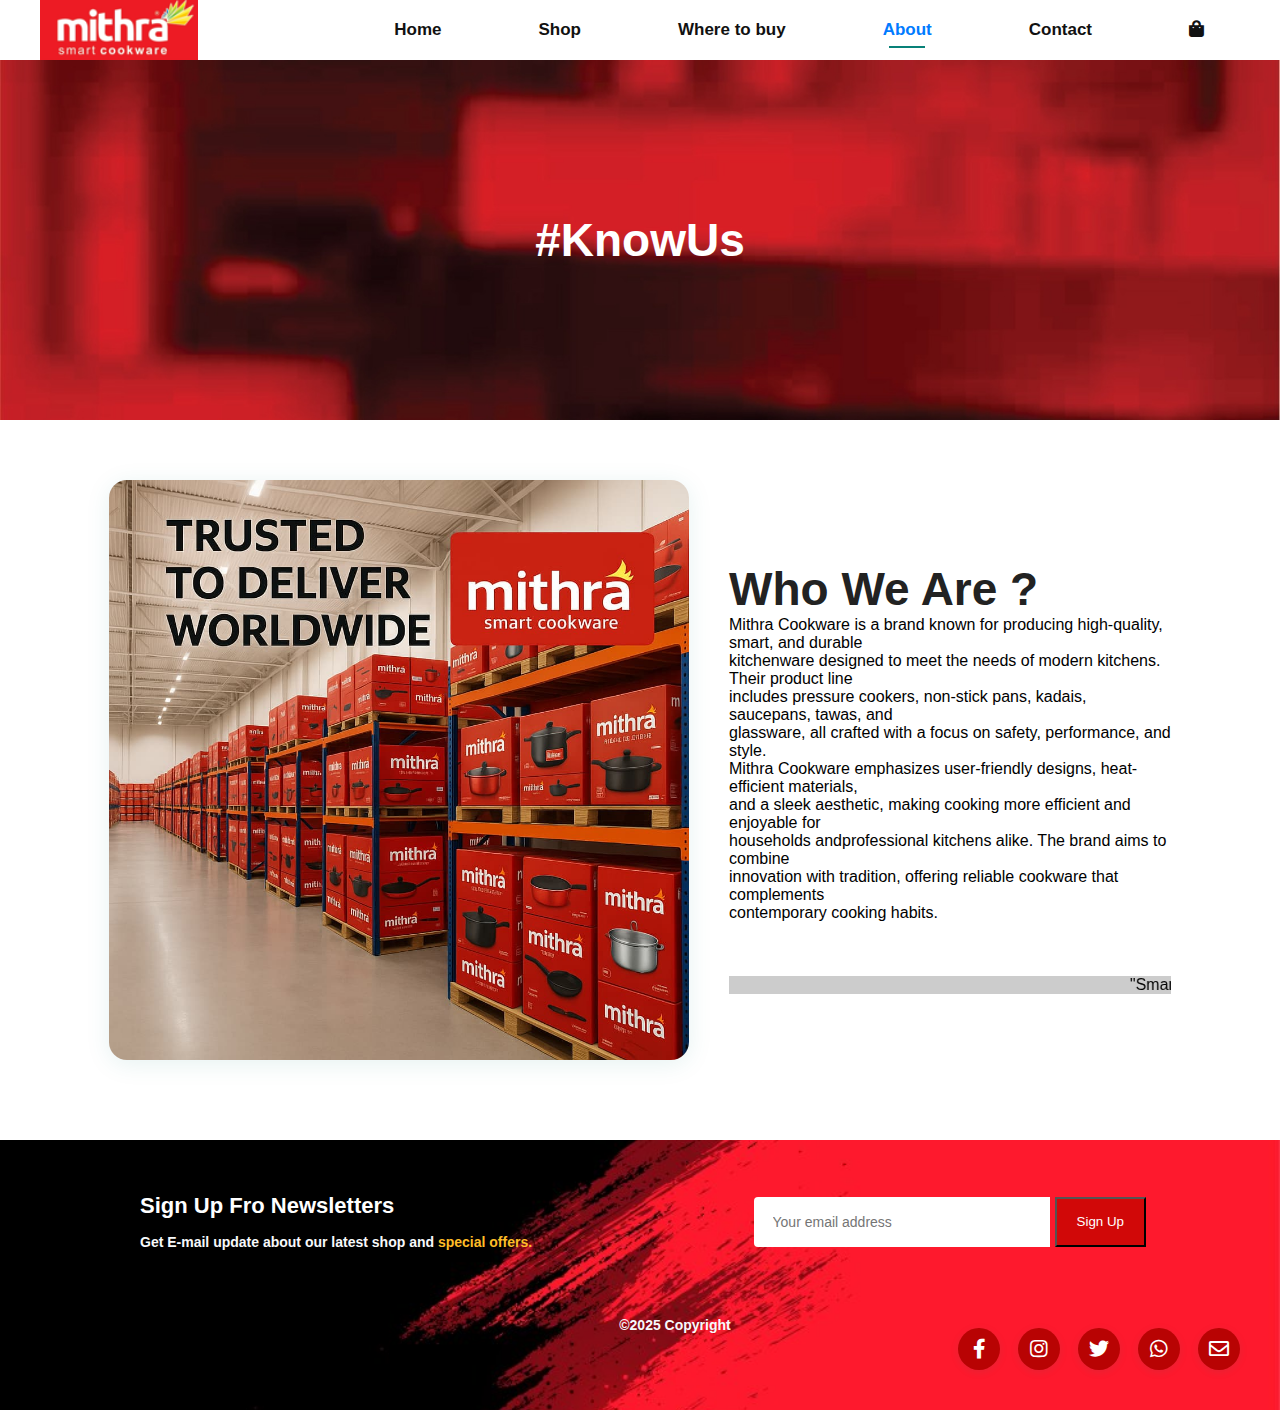
<file: about.html>
<!DOCTYPE html>
<html lang="en">

<head>
    <meta charset="UTF-8">
    <meta name="viewport" content="width=device-width, initial-scale=1.0">
    <title>Mithra Cookware</title>
    <link rel="shortcut icon" href="./image/design/logo.png" type="image/x-icon">
    <link rel="stylesheet" href="https://pro.fontawesome.com/releases/v5.10.0/css/all.css">
    <link rel="stylesheet" href="style.css">
    <script src="script.js"></script>

</head>

<body>

    <section id="header">
        <a href="index.html"><img src="image/design/mithra-logo.png" alt="Mithra Logo" class="logo"></a>
        <div>
            <ul id="navbar">
                <li><a href="index.html">Home</a></li>
                <li><a href="shop.html">Shop</a></li>
                <li><a href="branches.html">Where to buy</a></li>
                <li><a class="active" href="about.html">About</a></li>
                <li><a href="contact.html">Contact</a></li>
                <li id="lg-bag"><a href=""><i class="fa fa-shopping-bag"></i></a></li>
                <a href="#" id="close"><i class="far fa-times"></i></a>
            </ul>
        </div>
        <div id="mobile">
            <a href="cart.html"><i class="far fa-shopping-bag"></i></a>
            <i id="bar" class="fas fa-outdent"></i>
        </div>
    </section>

    <!--Page-Header-->
    <section id="page-header" class="about-header">
        <h2>#KnowUs</h2>
      
    </section>

    <!-- About-Head -->
    <section id="about-head" class="section-p1">
        <img src="./image/design/a-1.jpg" alt="the company image">
        <div>
            <h2>Who We Are ?</h2>
            <p>Mithra Cookware is a brand known for producing high-quality, smart, and durable <br>kitchenware designed to meet the needs
                 of modern kitchens. Their product line <br>includes pressure cookers, non-stick pans, kadais, saucepans, tawas,
                 and <br>glassware, all crafted with a focus on safety, performance, and style.<br> Mithra Cookware emphasizes user-friendly 
                 designs, heat-efficient materials, <br>and a sleek aesthetic, making cooking more efficient and enjoyable for <br>households 
                 andprofessional kitchens alike.  The brand aims to combine <br>innovation with tradition,
                 offering reliable cookware that complements <br>contemporary cooking habits.</p><br>
            <br><br>
            <marquee bgcolor="#ccc" loop"-1" scrollamount="5" width="100%"> "Smart. Stylish. Built to Last — Discover the Mithra Cookware Experience!".</marquee>
        </div>
    </section>
    <!-- About-Head Is End-->
   
 <!-- footer -->
    <footer>
<section id="newsletter" >
   <div class="newstext">
    <h4>Sign Up Fro Newsletters</h4>
    <p>Get E-mail update about our latest shop and <span>special offers.</span></p>
   </div>
   <div class="form">
      <input type="text" placeholder="Your email address">
      <button>Sign Up</button>
   </div>

     <div class="copyright">
            <p>©2025 Copyright</p>
        </div>
          <div class="footer-social">
    <a href="https://facebook.com" target="_blank" title="Facebook"><i class="fab fa-facebook-f"></i></a>
    <a href="https://instagram.com" target="_blank" title="Instagram"><i class="fab fa-instagram"></i></a>
    <a href="https://twitter.com" target="_blank" title="Twitter"><i class="fab fa-twitter"></i></a>
    <a href="https://wa.me/" target="_blank" title="WhatsApp"><i class="fab fa-whatsapp"></i></a>
    <a href="mailto:info@mithra.com" title="Email"><i class="far fa-envelope"></i></a>
</div>
</section>
</footer>

          
        <script src="script.js"></script>
</body>

</html>
</file>
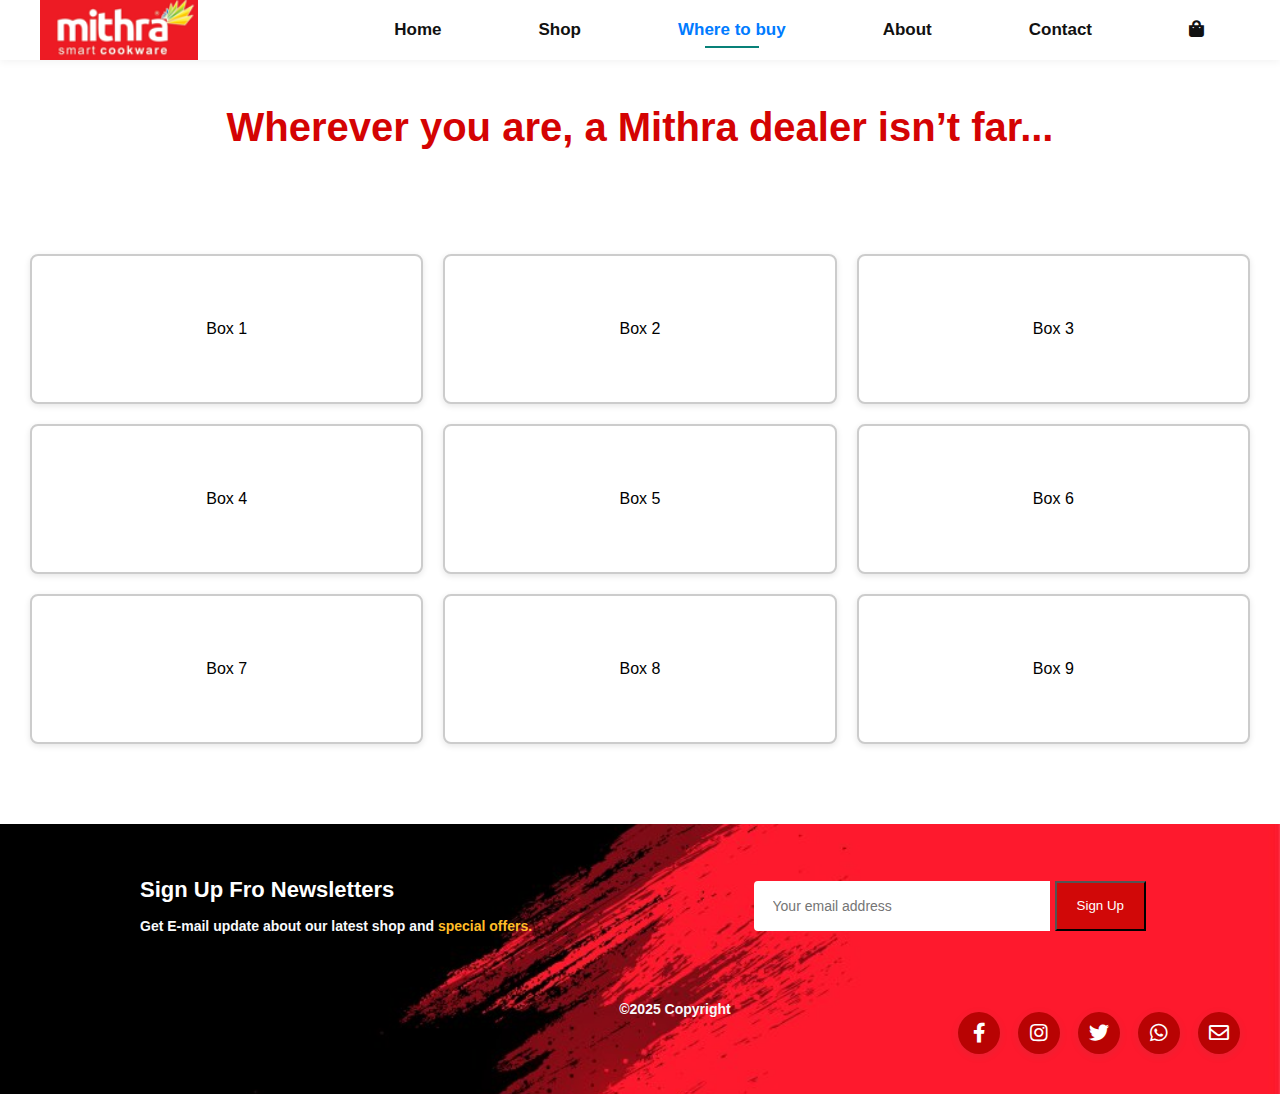
<file: Branches.html>
<!DOCTYPE html>
<html lang="en">

<head>
    <meta charset="UTF-8">
    <meta name="viewport" content="width=device-width, initial-scale=1.0">
    <title>E-commerce</title>
    <link rel="shortcut icon" href="./image/design/logo.png" type="image/x-icon">
    <link rel="stylesheet" href="https://pro.fontawesome.com/releases/v5.10.0/css/all.css">
    <link rel="stylesheet" href="style.css">
    <script src="script.js"></script>

</head>

<body>

     <section id="header">
        <a href="index.html"><img src="image/design/mithra-logo.png" alt="Mithra Logo" class="logo"></a>
        <nav>
            <ul id="navbar">
                <li><a href="index.html">Home</a></li>
                <li><a href="shop.html">Shop</a></li>
                <li><a class="active" href="Branches.html">Where to buy</a></li>
                <li><a href="about.html">About</a></li>
                <li><a href="contact.html">Contact</a></li>
                <li id="lg-bag"><a href=""><i class="fa fa-shopping-bag"></i></a></li>
                <a href="#" id="close"><i class="far fa-times"></i></a>
            </ul>
        </nav>
        <div id="mobile">
            <a href="cart.html"><i class="far fa-shopping-bag"></i></a>
            <i id="bar" class="fas fa-outdent"></i>
        </div>
   </section>
   
       <!--Page-Header-->
    <section id="page-header-1" class="about-header">
       <h2 ><strong> Wherever you are, a Mithra dealer isn’t far...</strong></h2>
    </section>
    <!--Page-Header Ends-->

  
   <!--Box Layout-->



   <section id="box" class="about-box">

     
  <div class="container">
    <div class="box">Box 1</div>
    <div class="box">Box 2</div>
    <div class="box">Box 3</div>
    <div class="box">Box 4</div>
    <div class="box">Box 5</div>
    <div class="box">Box 6</div>
    <div class="box">Box 7</div>
    <div class="box">Box 8</div>
    <div class="box">Box 9</div>
  </div>

</section>
   <!--Box Layout Ends-->

 

    <!-- footer -->
    <footer>
<section id="newsletter" >
   <div class="newstext">
    <h4>Sign Up Fro Newsletters</h4>
    <p>Get E-mail update about our latest shop and <span>special offers.</span></p>
   </div>
   <div class="form">
      <input type="text" placeholder="Your email address">
      <button>Sign Up</button>
   </div>

     <div class="copyright">
            <p>©2025 Copyright</p>
        </div>
          <div class="footer-social">
    <a href="https://facebook.com" target="_blank" title="Facebook"><i class="fab fa-facebook-f"></i></a>
    <a href="https://instagram.com" target="_blank" title="Instagram"><i class="fab fa-instagram"></i></a>
    <a href="https://twitter.com" target="_blank" title="Twitter"><i class="fab fa-twitter"></i></a>
    <a href="https://wa.me/" target="_blank" title="WhatsApp"><i class="fab fa-whatsapp"></i></a>
    <a href="mailto:info@mithra.com" title="Email"><i class="far fa-envelope"></i></a>
         </div>
</section>
</footer>
</body>

</html>
</file>
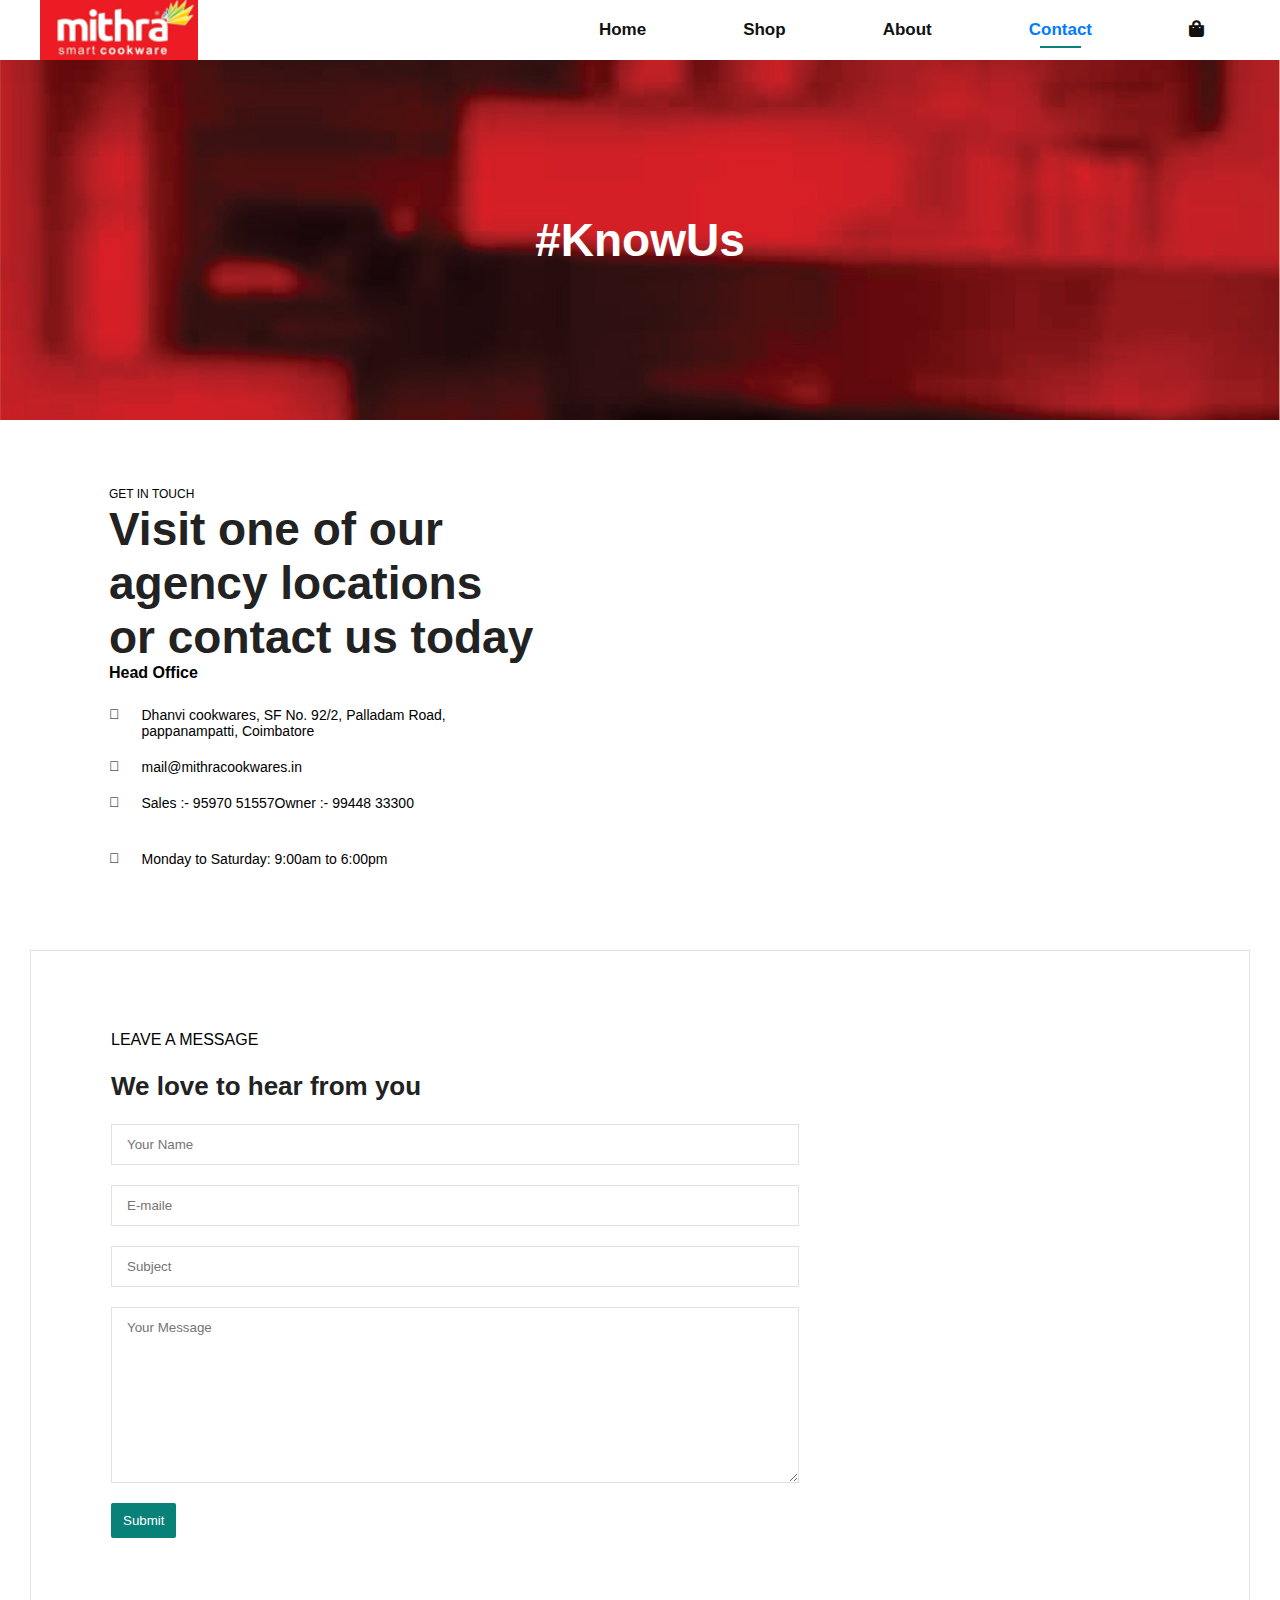
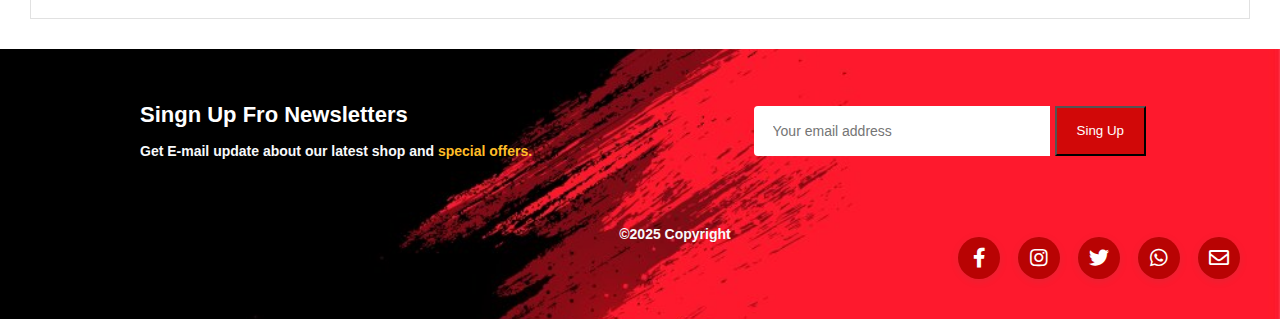
<file: contact.html>
<!DOCTYPE html>
<html lang="en">

<head>
    <meta charset="UTF-8">
    <meta name="viewport" content="width=device-width, initial-scale=1.0">
    <title>E-commerce</title>
    <link rel="shortcut icon" href="./image/design/logo.png" type="image/x-icon">
    <link rel="stylesheet" href="https://pro.fontawesome.com/releases/v5.10.0/css/all.css">
    <link rel="stylesheet" href="style.css">
    <script src="script.js"></script>

</head>

<body>

    <section id="header">
        <a href="index.html"><img src="image/design/mithra-logo.png" alt="Mithra Logo" class="logo"></a>
        <div>
            <ul id="navbar">
                <li><a href="index.html">Home</a></li>
                <li><a href="shop.html">Shop</a></li>
                <li><a href="about.html">About</a></li>
                <li><a class="active" href="contact.html">Contact</a></li>
                <li id="lg-bag"><a href=""><i class="fa fa-shopping-bag"></i></a></li>
                <a href="#" id="close"><i class="far fa-times"></i></a>
            </ul>
        </div>
        <div id="mobile">
            <a href="cart.html"><i class="far fa-shopping-bag"></i></a>
            <i id="bar" class="fas fa-outdent"></i>
        </div>
    </section>

    <!--Page-Header-->
    <section id="page-header" class="about-header">
        <h2>#KnowUs</h2>
    </section>

    <section id="contact-detais" class="section-p1">
        <div class="details">
            <span>GET IN TOUCH</span>
            <h2>Visit one of our agency locations or contact us today</h2>
            <h3>Head Office</h3>
            <div>
                <li>
                    <i class="fal fa-map"></i>
                    <p>Dhanvi cookwares, SF No. 92/2, Palladam Road, pappanampatti, Coimbatore</p>
                </li>
                <li>
                    <i class="fal fa-envelope"></i>
                    <p>mail@mithracookwares.in</p>
                </li>
                <li>
                    <i class="fal fa-phone-alt"></i>
                    
                    <p>Sales :- 95970 51557</p>
                    
                    <br>
                    <br>

                    <p>Owner :- 99448 33300</p>
                </li>
                <li>
                    <i class="fal fa-clock"></i>
                    <p>Monday to Saturday: 9:00am to 6:00pm</p>
                </li>
            </div>
        </div>

        <div class="map">
            <iframe
                src="https://www.google.com/maps?q=Dhanvi%20cookwares,%20SF%20No.%2092/2,%20Palladam%20Road,%20Pappanampatti,%20Coimbatore&output=embed"
                width="600" height="450" style="border:0;" allowfullscreen="" loading="lazy"
                referrerpolicy="no-referrer-when-downgrade"></iframe>
        </div>
    </section>

    <section id="form-details">
        <form action="">
            <span>LEAVE A MESSAGE</span>
            <h2>We love to hear from you</h2>
            <input type="text" placeholder="Your Name">
            <input type="text" placeholder="E-maile">
            <input type="text" placeholder="Subject">
            <textarea name="" id="" cols="30" rows="10" placeholder="Your Message"></textarea>
            <button class="normal">Submit</button>
        </form>
        
    </section>
    <!-- footer -->
    <footer>
<section id="newsletter" >
   <div class="newstext">
    <h4>Singn Up Fro Newsletters</h4>
    <p>Get E-mail update about our latest shop and <span>special offers.</span></p>
   </div>
   <div class="form">
      <input type="text" placeholder="Your email address">
      <button>Sing Up</button>
   </div>

     <div class="copyright">
            <p>©2025 Copyright</p>
        </div>
          <div class="footer-social">
    <a href="https://facebook.com" target="_blank" title="Facebook"><i class="fab fa-facebook-f"></i></a>
    <a href="https://instagram.com" target="_blank" title="Instagram"><i class="fab fa-instagram"></i></a>
    <a href="https://twitter.com" target="_blank" title="Twitter"><i class="fab fa-twitter"></i></a>
    <a href="https://wa.me/" target="_blank" title="WhatsApp"><i class="fab fa-whatsapp"></i></a>
    <a href="mailto:info@mithra.com" title="Email"><i class="far fa-envelope"></i></a>
</div>
</section>
</footer>
</body>

</html>
</file>
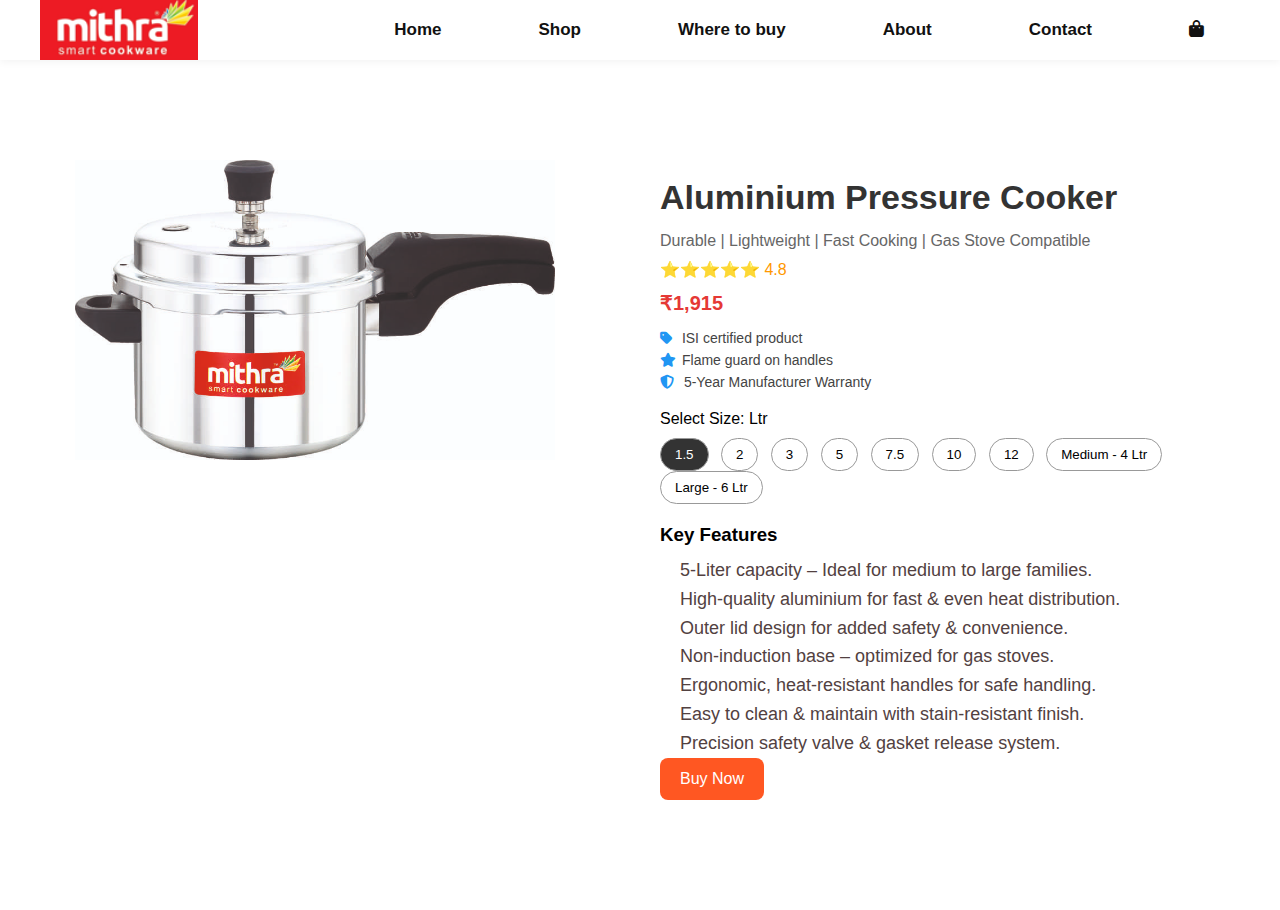
<file: shop-product-details/shop-p1.html>
<!DOCTYPE html>
<html lang="en">

<head>
    <meta charset="UTF-8">
    <meta name="viewport" content="width=device-width, initial-scale=1.0">
    <title>E-commerce</title>
    <link rel="shortcut icon" href="./image/design/logo.png" type="image/x-icon">
    <link rel="stylesheet" href="../style.css">

    <link rel="stylesheet" href="https://cdnjs.cloudflare.com/ajax/libs/font-awesome/6.4.0/css/all.min.css">

    <script src="../script.js"></script>

     <style>
    * {
      box-sizing: border-box;
      margin: 0;
      padding: 0;
    }


.product-card {
  height: 100%;
  width: 100%;
  max-width: none;
  border-radius: 0;
  box-shadow: none;
  display: flex;
  flex-wrap: wrap;
  background: white;
}
    .gallery {
      flex: 1;
      min-width: 300px;
      background: #fff;
      padding: 20px;
      text-align: center;
    }

    .main-image {
      width: 100%;
      border-radius: 8px;
      overflow: hidden;
      background: #fff;
    }

    .main-image img {
      width: 100%;
      max-height: 300px;
      object-fit: contain;
      transition: opacity 0.3s ease-in-out;
    }

    .thumbnail-scroll {
      display: flex;
      gap: 10px;
      overflow-x: auto;
      margin-top: 15px;
      padding-bottom: 5px;
      scrollbar-width: none;
    }

    .thumbnail-scroll::-webkit-scrollbar {
      display: none;
    }

    .thumb {
      height: 60px;
      cursor: pointer;
      border-radius: 6px;
      transition: transform 0.2s, border 0.2s;
      border: 2px solid transparent;
    }

    .thumb:hover {
      transform: scale(1.05);
      border-color: #666;
    }

    .thumb.active {
      border-color: #ff5722;
    }

    .product-details {
      flex: 1;
      padding: 30px;
      min-width: 300px;
    }

    .product-details h2 {
      font-size: 34px;
      color: #333;
      margin-bottom: 8px;
    }

    .subtitle {
      color: #666;
      margin-bottom: 10px;
    }

    .rating {
      color: #ff9800;
      margin-bottom: 12px;
    }

    .reviews {
      color: #555;
      font-size: 14px;
      margin-left: 5px;
    }

    .price-section {
      display: flex;
      align-items: center;
      font-size: 20px;
      margin-bottom: 15px;
    }

    .price {
      color: #e53935;
      font-weight: bold;
      margin-right: 10px;
    }

    .old-price {
      text-decoration: line-through;
      color: #888;
      margin-right: 10px;
    }

    .discount {
      color: #388e3c;
      font-weight: 600;
    }

    .offers div {
      margin-bottom: 6px;
      font-size: 14px;
      color: #444;
    }

    .offers i {
      margin-right: 6px;
      color: #2196f3;
    }

    .size-select {
      margin-top: 20px;
      margin-bottom: 20px;
    }

    .sizes {
      margin-top: 10px;
    }

    .size-btn {
      padding: 8px 14px;
      margin-right: 8px;
      border: 1px solid #999;
      background: white;
      border-radius: 20px;
      cursor: pointer;
      transition: all 0.2s ease;
    }

    .size-btn.active,
    .size-btn:hover {
      background: #333;
      color: white;
    }

    .buy-btn {
      padding: 12px 20px;
      background: #ff5722;
      color: white;
      border: none;
      font-size: 16px;
      border-radius: 8px;
      cursor: pointer;
      transition: background 0.3s ease;
    }

    .buy-btn:hover {
      background: #e64a19;
    }

    @keyframes fadeIn {
      from { opacity: 0; transform: translateY(20px); }
      to { opacity: 1; transform: translateY(0); }
    }

    @media (max-width: 768px) {
      .product-card {
        flex-direction: column;
      }
      .product-details, .gallery {
        padding: 20px;
      }
    }
  </style>
    <link rel="stylesheet" href="https://cdnjs.cloudflare.com/ajax/libs/font-awesome/6.4.0/css/all.min.css">
</head>

<body class="body1" id="body1">

     <section id="header">
        <a href="../index.html"><img src="../image/design/mithra-logo.png" alt="Mithra Logo" class="logo"></a>
        <nav>
            <ul id="navbar">
                <li><a href="../index.html">Home</a></li>
                <li><a href="../shop.html">Shop</a></li>
                <li><a href="../Branches.html">Where to buy</a></li>
                <li><a href="../about.html">About</a></li>
                <li><a href="../contact.html">Contact</a></li>
                <li id="lg-bag"><a href=""><i class="fa fa-shopping-bag"></i></a></li>
                <a href="#" id="close"><i class="far fa-times"></i></a>
            </ul>
        </nav>
        <div id="mobile">
            <a href="cart.html"><i class="far fa-shopping-bag"></i></a>
            <i id="bar" class="fas fa-outdent"></i>
        </div>
   </section>
   
       <!--Page-Header-->
    <section id="page-header-1" class="about-header">
       <h2 ></h2>
    </section>


     <!--main Layout Ends-->

    <section id="shop-p1" class="shop-p1">
        

          <div class="square-container">
         <div class="product-card">
    <div class="gallery">
      <div class="main-image">
        <img id="mainDisplay" src="../image/item-img/1.jpg" alt="Main Image" />
      </div>
     
    </div>

    <div class="product-details">
  <h2>Aluminium Pressure Cooker </h2>
  <p class="subtitle">Durable | Lightweight | Fast Cooking | Gas Stove Compatible</p>

  <div class="rating">
    <span>⭐⭐⭐⭐⭐ 4.8</span>
 
  </div>

  <div class="price-section">
    <span class="price">₹1,915</span>
   
  </div>

  <div class="offers">
    <div><i class="fa fa-tag"></i> ISI certified product</div>
    <div><i class="fa fa-star"></i>Flame guard on handles </div>
    <div><i class="fa fa-shield-alt"></i> 5-Year Manufacturer Warranty</div>
  </div>

  <div class="size-select">
    <label>Select Size: Ltr</label>
    <div class="sizes">
      <button class="size-btn active" data-price="1515">1.5</button>
      <button class="size-btn " data-price="1915">2</button>
      <button class="size-btn" data-price="2250">3</button>
      <button class="size-btn" data-price="2450">5</button>
      <button class="size-btn" data-price="2650">7.5</button>
      <button class="size-btn" data-price="2750">10</button> 
      <button class="size-btn" data-price="2950">12</button>
      <button class="size-btn" data-price="3100">Medium - 4 Ltr</button>
      <button class="size-btn" data-price="3300">Large - 6 Ltr</button>




    </div>
  </div>

  <h3>Key Features</h3>
  <ul style="margin-top:10px; padding-left:20px; color:#524141; font-size:18px; line-height:1.6;">
    <li>5-Liter capacity – Ideal for medium to large families.</li>
    <li>High-quality aluminium for fast & even heat distribution.</li>
    <li>Outer lid design for added safety & convenience.</li>
    <li>Non-induction base – optimized for gas stoves.</li>
    <li>Ergonomic, heat-resistant handles for safe handling.</li>
    <li>Easy to clean & maintain with stain-resistant finish.</li>
    <li>Precision safety valve & gasket release system.</li>
  </ul>

  <button class="buy-btn">Buy Now</button>
</div>


  </div>
        </div>
    </section>

    <!-- footer -->
       <footer>

       <div class="copyright">
            <p>©2025 Copyright</p>
    </div>
</footer>
 

   


  <script>
    const thumbnails = document.querySelectorAll('.thumb');
    const mainDisplay = document.getElementById('mainDisplay');
    const sizeButtons = document.querySelectorAll('.size-btn');
    const priceText = document.querySelector('.price');

    thumbnails.forEach(thumb => {
      thumb.addEventListener('click', () => {
        mainDisplay.src = thumb.src;
        thumbnails.forEach(t => t.classList.remove('active'));
        thumb.classList.add('active');
      });
    });

    sizeButtons.forEach(btn => {
      btn.addEventListener('click', () => {
        sizeButtons.forEach(b => b.classList.remove('active'));
        btn.classList.add('active');
        const newPrice = btn.dataset.price;
        priceText.textContent = `₹${newPrice}`;
      });
    });


     const thumbs = document.querySelectorAll('.thumb');
    const mainImage = document.getElementById('mainImage');

    thumbs.forEach((thumb) => {
      thumb.addEventListener('click', () => {
        thumbs.forEach(t => t.classList.remove('active'));
        thumb.classList.add('active');
        mainImage.src = thumb.src;
      });
    });

    // Add click event to size buttons
    sizeButtons.forEach((btn) => {
      btn.addEventListener('click', () => {
        sizeButtons.forEach(b => b.classList.remove('active'));
        btn.classList.add('active');
      });
    });
  </script>
</body>

</html>
</file>
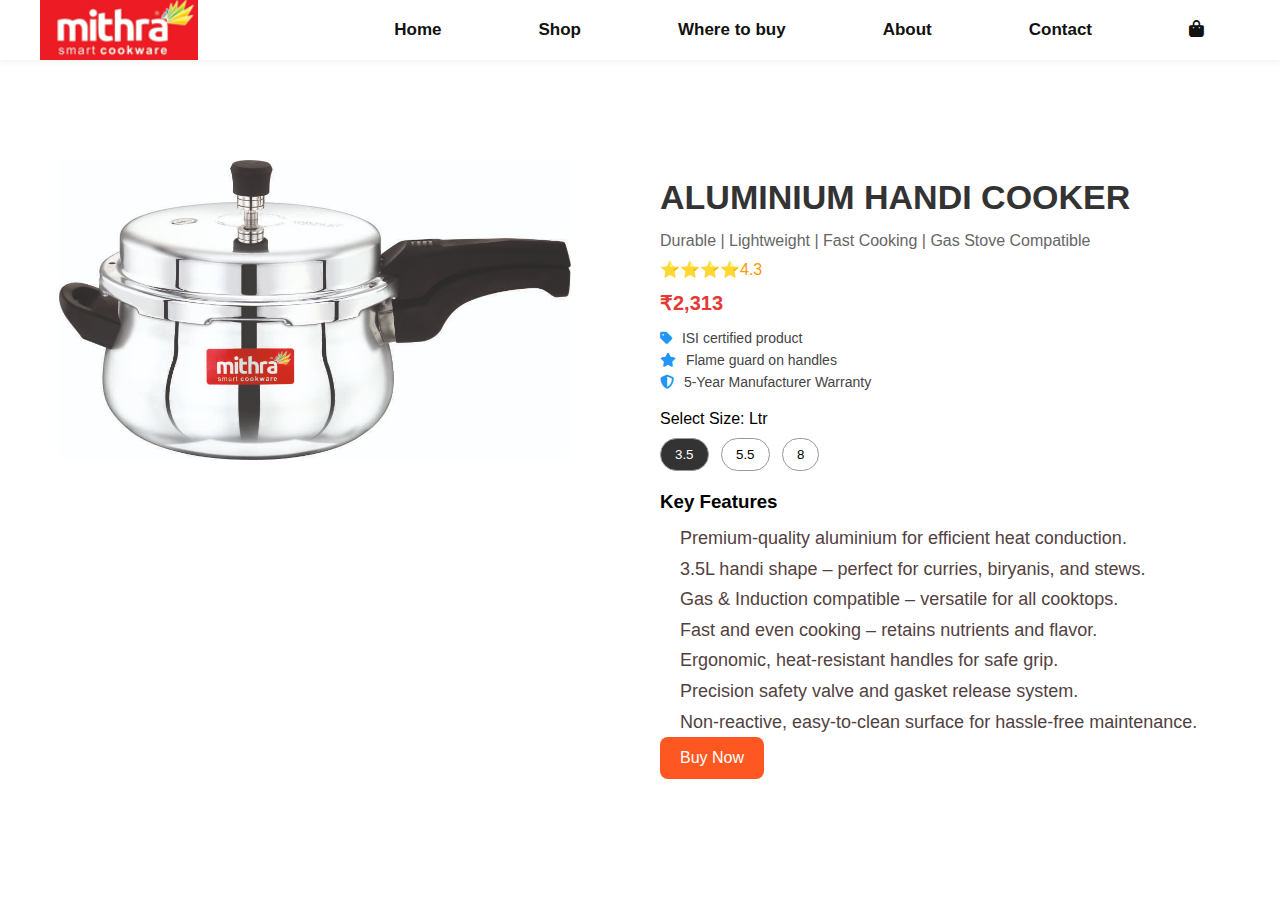
<file: shop-product-details/shop-p2.html>
<!DOCTYPE html>
<html lang="en">

<head>
    <meta charset="UTF-8">
    <meta name="viewport" content="width=device-width, initial-scale=1.0">
    <title>E-commerce</title>
    <link rel="shortcut icon" href="./image/design/logo.png" type="image/x-icon">
    <link rel="stylesheet" href="../style.css">

    <link rel="stylesheet" href="https://cdnjs.cloudflare.com/ajax/libs/font-awesome/6.4.0/css/all.min.css">

    <script src="../script.js"></script>

     <style>
    * {
      box-sizing: border-box;
      margin: 0;
      padding: 0;
    }


.product-card {
  height: 100%;
  width: 100%;
  max-width: none;
  border-radius: 0;
  box-shadow: none;
  display: flex;
  flex-wrap: wrap;
  background: white;
}
    .gallery {
      flex: 1;
      min-width: 300px;
      background: #fff;
      padding: 20px;
      text-align: center;
    }

    .main-image {
      width: 100%;
      border-radius: 8px;
      overflow: hidden;
      background: #fff;
    }

    .main-image img {
      width: 100%;
      max-height: 300px;
      object-fit: contain;
      transition: opacity 0.3s ease-in-out;
    }

    .thumbnail-scroll {
      display: flex;
      gap: 10px;
      overflow-x: auto;
      margin-top: 15px;
      padding-bottom: 5px;
      scrollbar-width: none;
    }

    .thumbnail-scroll::-webkit-scrollbar {
      display: none;
    }

    .thumb {
      height: 60px;
      cursor: pointer;
      border-radius: 6px;
      transition: transform 0.2s, border 0.2s;
      border: 2px solid transparent;
    }

    .thumb:hover {
      transform: scale(1.05);
      border-color: #666;
    }

    .thumb.active {
      border-color: #ff5722;
    }

    .product-details {
      flex: 1;
      padding: 30px;
      min-width: 300px;
    }

    .product-details h2 {
      font-size: 34px;
      color: #333;
      margin-bottom: 8px;
    }

    .subtitle {
      color: #666;
      margin-bottom: 10px;
    }

    .rating {
      color: #ff9800;
      margin-bottom: 12px;
    }

    .reviews {
      color: #555;
      font-size: 14px;
      margin-left: 5px;
    }

    .price-section {
      display: flex;
      align-items: center;
      font-size: 20px;
      margin-bottom: 15px;
    }

    .price {
      color: #e53935;
      font-weight: bold;
      margin-right: 10px;
    }

    .old-price {
      text-decoration: line-through;
      color: #888;
      margin-right: 10px;
    }

    .discount {
      color: #388e3c;
      font-weight: 600;
    }

    .offers div {
      margin-bottom: 6px;
      font-size: 14px;
      color: #444;
    }

    .offers i {
      margin-right: 6px;
      color: #2196f3;
    }

    .size-select {
      margin-top: 20px;
      margin-bottom: 20px;
    }

    .sizes {
      margin-top: 10px;
    }

    .size-btn {
      padding: 8px 14px;
      margin-right: 8px;
      border: 1px solid #999;
      background: white;
      border-radius: 20px;
      cursor: pointer;
      transition: all 0.2s ease;
    }

    .size-btn.active,
    .size-btn:hover {
      background: #333;
      color: white;
    }

    .buy-btn {
      padding: 12px 20px;
      background: #ff5722;
      color: white;
      border: none;
      font-size: 16px;
      border-radius: 8px;
      cursor: pointer;
      transition: background 0.3s ease;
    }

    .buy-btn:hover {
      background: #e64a19;
    }

    @keyframes fadeIn {
      from { opacity: 0; transform: translateY(20px); }
      to { opacity: 1; transform: translateY(0); }
    }

    @media (max-width: 768px) {
      .product-card {
        flex-direction: column;
      }
      .product-details, .gallery {
        padding: 20px;
      }
    }
  </style>
    <link rel="stylesheet" href="https://cdnjs.cloudflare.com/ajax/libs/font-awesome/6.4.0/css/all.min.css">
</head>

<body class="body1" id="body1">

     <section id="header">
        <a href="../index.html"><img src="../image/design/mithra-logo.png" alt="Mithra Logo" class="logo"></a>
        <nav>
            <ul id="navbar">
                <li><a href="../index.html">Home</a></li>
                <li><a href="../shop.html">Shop</a></li>
                <li><a href="../Branches.html">Where to buy</a></li>
                <li><a href="../about.html">About</a></li>
                <li><a href="../contact.html">Contact</a></li>
                <li id="lg-bag"><a href=""><i class="fa fa-shopping-bag"></i></a></li>
                <a href="#" id="close"><i class="far fa-times"></i></a>
            </ul>
        </nav>
        <div id="mobile">
            <a href="cart.html"><i class="far fa-shopping-bag"></i></a>
            <i id="bar" class="fas fa-outdent"></i>
        </div>
   </section>
   
       <!--Page-Header-->
    <section id="page-header-1" class="about-header">
       <h2 ></h2>
    </section>


     <!--main Layout Ends-->

    <section id="shop-p1" class="shop-p1">
        

          <div class="square-container">
         <div class="product-card">
    <div class="gallery">
      <div class="main-image">
        <img id="mainDisplay" src="../image/item-img/2.jpg" alt="Main Image" />
      </div>
     
    </div>

    <div class="product-details">
      <h2>ALUMINIUM HANDI COOKER</h2>
      <p class="subtitle">Durable | Lightweight | Fast Cooking | Gas Stove Compatible</p>
      <div class="rating">
        <span>⭐⭐⭐⭐4.3</span>
    
      </div>

      <div class="price-section">
        <span class="price">₹2,313</span>
      
      </div>

      <div class="offers">
        <div><i class="fa fa-tag"></i> ISI certified product</div>
        <div><i class="fa fa-star"></i> Flame guard on handles </div>
        <div><i class="fa fa-shield-alt"></i> 5-Year Manufacturer Warranty</div>
      </div>

      <div class="size-select">
        <label>Select Size: Ltr</label>
        <div class="sizes">
          <button class="size-btn active" data-price="1620">3.5</button>
          <button class="size-btn" data-price="1915">5.5</button>
          <button class="size-btn" data-price="2313">8</button>
        </div>
      </div>


<h3>Key Features</h3>
  <ul style="margin-top:10px; padding-left:20px; color:#524141; font-size:18px; line-height:1.7;">
    <li>Premium-quality aluminium for efficient heat conduction.</li>
    <li>3.5L handi shape – perfect for curries, biryanis, and stews.</li>
    <li>Gas & Induction compatible – versatile for all cooktops.</li>
    <li>Fast and even cooking – retains nutrients and flavor.</li>
    <li>Ergonomic, heat-resistant handles for safe grip.</li>
    <li>Precision safety valve and gasket release system.</li>
    <li>Non-reactive, easy-to-clean surface for hassle-free maintenance.</li>
  </ul>
      <button class="buy-btn">Buy Now</button>
    </div>
  </div>

  </div>
        </div>
    </section>

    <!-- footer -->
       <footer>

       <div class="copyright">
            <p>©2025 Copyright</p>
    </div>
</footer>
 

   


  <script>
    const thumbnails = document.querySelectorAll('.thumb');
    const mainDisplay = document.getElementById('mainDisplay');
    const sizeButtons = document.querySelectorAll('.size-btn');
    const priceText = document.querySelector('.price');

    thumbnails.forEach(thumb => {
      thumb.addEventListener('click', () => {
        mainDisplay.src = thumb.src;
        thumbnails.forEach(t => t.classList.remove('active'));
        thumb.classList.add('active');
      });
    });

    sizeButtons.forEach(btn => {
      btn.addEventListener('click', () => {
        sizeButtons.forEach(b => b.classList.remove('active'));
        btn.classList.add('active');
        const newPrice = btn.dataset.price;
        priceText.textContent = `₹${newPrice}`;
      });
    });


     const thumbs = document.querySelectorAll('.thumb');
    const mainImage = document.getElementById('mainImage');

    thumbs.forEach((thumb) => {
      thumb.addEventListener('click', () => {
        thumbs.forEach(t => t.classList.remove('active'));
        thumb.classList.add('active');
        mainImage.src = thumb.src;
      });
    });

    // Add click event to size buttons
    sizeButtons.forEach((btn) => {
      btn.addEventListener('click', () => {
        sizeButtons.forEach(b => b.classList.remove('active'));
        btn.classList.add('active');
      });
    });
  </script>
</body>

</html>
</file>
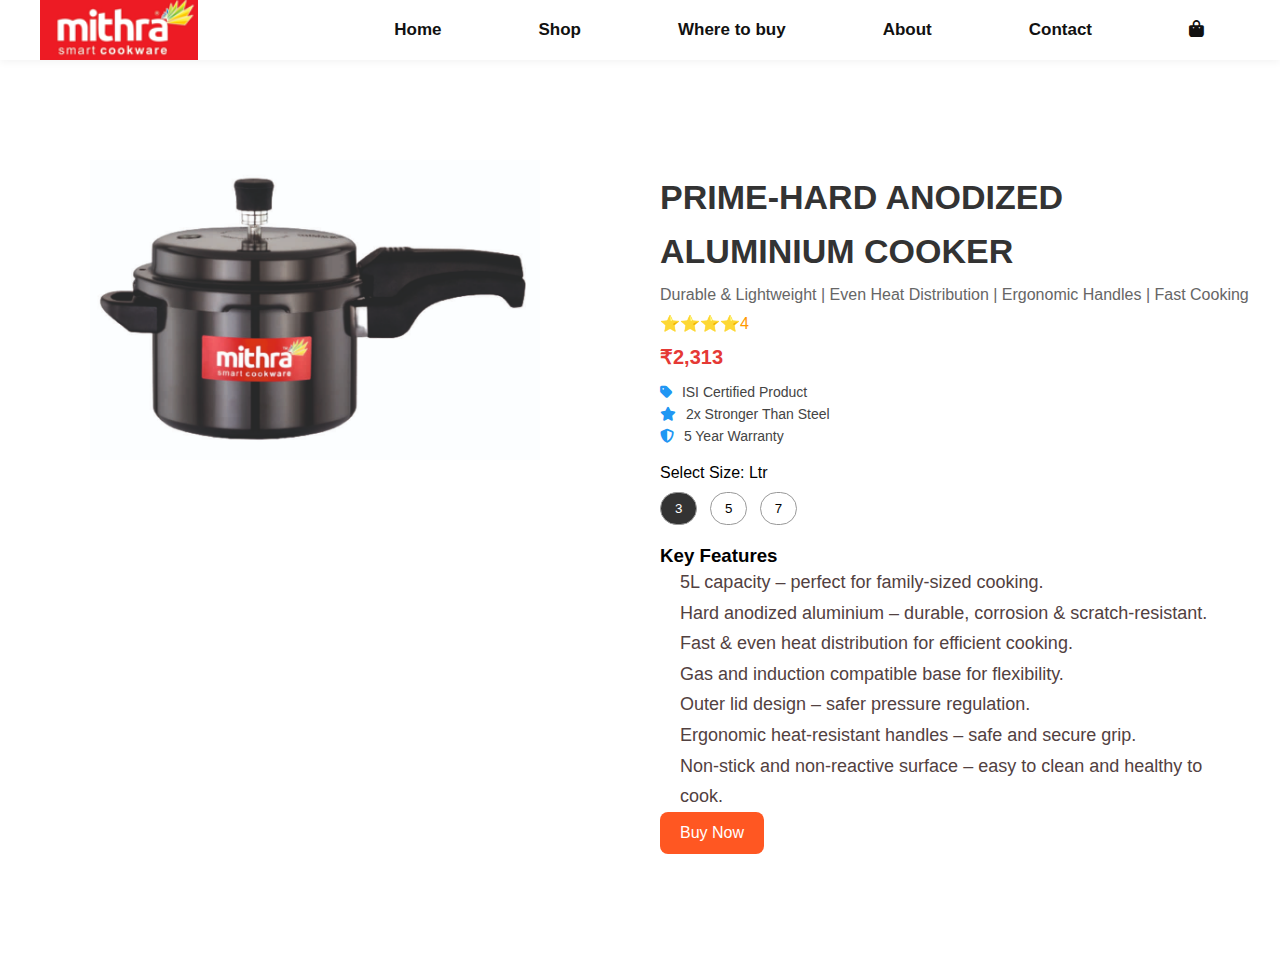
<file: shop-product-details/shop-p3.html>
<!DOCTYPE html>
<html lang="en">

<head>
    <meta charset="UTF-8">
    <meta name="viewport" content="width=device-width, initial-scale=1.0">
    <title>E-commerce</title>
    <link rel="shortcut icon" href="./image/design/logo.png" type="image/x-icon">
    <link rel="stylesheet" href="../style.css">

    <link rel="stylesheet" href="https://cdnjs.cloudflare.com/ajax/libs/font-awesome/6.4.0/css/all.min.css">

    <script src="../script.js"></script>

     <style>
    * {
      box-sizing: border-box;
      margin: 0;
      padding: 0;
    }


.product-card {
  height: 100%;
  width: 100%;
  max-width: none;
  border-radius: 0;
  box-shadow: none;
  display: flex;
  flex-wrap: wrap;
  background: white;
}
    .gallery {
      flex: 1;
      min-width: 300px;
      background: #fff;
      padding: 20px;
      text-align: center;
    }

    .main-image {
      width: 100%;
      border-radius: 8px;
      overflow: hidden;
      background: #fff;
    }

    .main-image img {
      width: 100%;
      max-height: 300px;
      object-fit: contain;
      transition: opacity 0.3s ease-in-out;
    }

    .thumbnail-scroll {
      display: flex;
      gap: 10px;
      overflow-x: auto;
      margin-top: 15px;
      padding-bottom: 5px;
      scrollbar-width: none;
    }

    .thumbnail-scroll::-webkit-scrollbar {
      display: none;
    }

    .thumb {
      height: 60px;
      cursor: pointer;
      border-radius: 6px;
      transition: transform 0.2s, border 0.2s;
      border: 2px solid transparent;
    }

    .thumb:hover {
      transform: scale(1.05);
      border-color: #666;
    }

    .thumb.active {
      border-color: #ff5722;
    }

    .product-details {
      flex: 1;
      padding: 30px;
      min-width: 300px;
    }

    .product-details h2 {
      font-size: 34px;
      color: #333;
      margin-bottom: 8px;
    }

    .subtitle {
      color: #666;
      margin-bottom: 10px;
    }

    .rating {
      color: #ff9800;
      margin-bottom: 12px;
    }

    .reviews {
      color: #555;
      font-size: 14px;
      margin-left: 5px;
    }

    .price-section {
      display: flex;
      align-items: center;
      font-size: 20px;
      margin-bottom: 15px;
    }

    .price {
      color: #e53935;
      font-weight: bold;
      margin-right: 10px;
    }

    .old-price {
      text-decoration: line-through;
      color: #888;
      margin-right: 10px;
    }

    .discount {
      color: #388e3c;
      font-weight: 600;
    }

    .offers div {
      margin-bottom: 6px;
      font-size: 14px;
      color: #444;
    }

    .offers i {
      margin-right: 6px;
      color: #2196f3;
    }

    .size-select {
      margin-top: 20px;
      margin-bottom: 20px;
    }

    .sizes {
      margin-top: 10px;
    }

    .size-btn {
      padding: 8px 14px;
      margin-right: 8px;
      border: 1px solid #999;
      background: white;
      border-radius: 20px;
      cursor: pointer;
      transition: all 0.2s ease;
    }

    .size-btn.active,
    .size-btn:hover {
      background: #333;
      color: white;
    }

    .buy-btn {
      padding: 12px 20px;
      background: #ff5722;
      color: white;
      border: none;
      font-size: 16px;
      border-radius: 8px;
      cursor: pointer;
      transition: background 0.3s ease;
    }

    .buy-btn:hover {
      background: #e64a19;
    }

    @keyframes fadeIn {
      from { opacity: 0; transform: translateY(20px); }
      to { opacity: 1; transform: translateY(0); }
    }

    @media (max-width: 768px) {
      .product-card {
        flex-direction: column;
      }
      .product-details, .gallery {
        padding: 20px;
      }
    }
  </style>
    <link rel="stylesheet" href="https://cdnjs.cloudflare.com/ajax/libs/font-awesome/6.4.0/css/all.min.css">
</head>

<body class="body1" id="body1">

     <section id="header">
        <a href="../index.html"><img src="../image/design/mithra-logo.png" alt="Mithra Logo" class="logo"></a>
        <nav>
            <ul id="navbar">
                <li><a href="../index.html">Home</a></li>
                <li><a href="../shop.html">Shop</a></li>
                <li><a href="../Branches.html">Where to buy</a></li>
                <li><a href="../about.html">About</a></li>
                <li><a href="../contact.html">Contact</a></li>
                <li id="lg-bag"><a href=""><i class="fa fa-shopping-bag"></i></a></li>
                <a href="#" id="close"><i class="far fa-times"></i></a>
            </ul>
        </nav>
        <div id="mobile">
            <a href="cart.html"><i class="far fa-shopping-bag"></i></a>
            <i id="bar" class="fas fa-outdent"></i>
        </div>
   </section>
   
       <!--Page-Header-->
    <section id="page-header-1" class="about-header">
       <h2 ></h2>
    </section>


     <!--main Layout Ends-->

    <section id="shop-p1" class="shop-p1">
        

          <div class="square-container">
         <div class="product-card">
    <div class="gallery">
      <div class="main-image">
        <img id="mainDisplay" src="../image/item-img/3.jpg" alt="Main Image" />
      </div>
     
    </div>

    <div class="product-details">
      <h2>PRIME-HARD ANODIZED ALUMINIUM COOKER</h2>
      <p class="subtitle">Durable & Lightweight | Even Heat Distribution | Ergonomic Handles | Fast Cooking</p>
      <div class="rating">
        <span>⭐⭐⭐⭐4</span>
      </div>

      <div class="price-section">
        <span class="price">₹2,313</span>
      
      </div>

      <div class="offers">
        <div><i class="fa fa-tag"></i> ISI Certified Product</div>
        <div><i class="fa fa-star"></i> 2x Stronger Than Steel</div>
        <div><i class="fa fa-shield-alt"></i> 5 Year Warranty</div>
      </div>

      <div class="size-select">
        <label>Select Size: Ltr</label>
        <div class="sizes">
          <button class="size-btn active" data-price="1620">3</button>
          <button class="size-btn" data-price="1915">5</button>
          <button class="size-btn " data-price="2313">7</button>
        </div>
      </div>


        <h3>Key Features</h3>
  <ul style="padding-left: 20px; font-size: 18px; color: #524141; line-height: 1.7;">
    <li>5L capacity – perfect for family-sized cooking.</li>
    <li>Hard anodized aluminium – durable, corrosion & scratch-resistant.</li>
    <li>Fast & even heat distribution for efficient cooking.</li>
    <li>Gas and induction compatible base for flexibility.</li>
    <li>Outer lid design – safer pressure regulation.</li>
    <li>Ergonomic heat-resistant handles – safe and secure grip.</li>
    <li>Non-stick and non-reactive surface – easy to clean and healthy to cook.</li>
  </ul>

      <button class="buy-btn">Buy Now</button>
    </div>
  </div>

  </div>
        </div>
    </section>

    <!-- footer -->
       <footer>

       <div class="copyright">
            <p>©2025 Copyright</p>
    </div>
</footer>
 

   


  <script>
    const thumbnails = document.querySelectorAll('.thumb');
    const mainDisplay = document.getElementById('mainDisplay');
    const sizeButtons = document.querySelectorAll('.size-btn');
    const priceText = document.querySelector('.price');

    thumbnails.forEach(thumb => {
      thumb.addEventListener('click', () => {
        mainDisplay.src = thumb.src;
        thumbnails.forEach(t => t.classList.remove('active'));
        thumb.classList.add('active');
      });
    });

    sizeButtons.forEach(btn => {
      btn.addEventListener('click', () => {
        sizeButtons.forEach(b => b.classList.remove('active'));
        btn.classList.add('active');
        const newPrice = btn.dataset.price;
        priceText.textContent = `₹${newPrice}`;
      });
    });


     const thumbs = document.querySelectorAll('.thumb');
    const mainImage = document.getElementById('mainImage');

    thumbs.forEach((thumb) => {
      thumb.addEventListener('click', () => {
        thumbs.forEach(t => t.classList.remove('active'));
        thumb.classList.add('active');
        mainImage.src = thumb.src;
      });
    });

    // Add click event to size buttons
    sizeButtons.forEach((btn) => {
      btn.addEventListener('click', () => {
        sizeButtons.forEach(b => b.classList.remove('active'));
        btn.classList.add('active');
      });
    });
  </script>
</body>

</html>
</file>
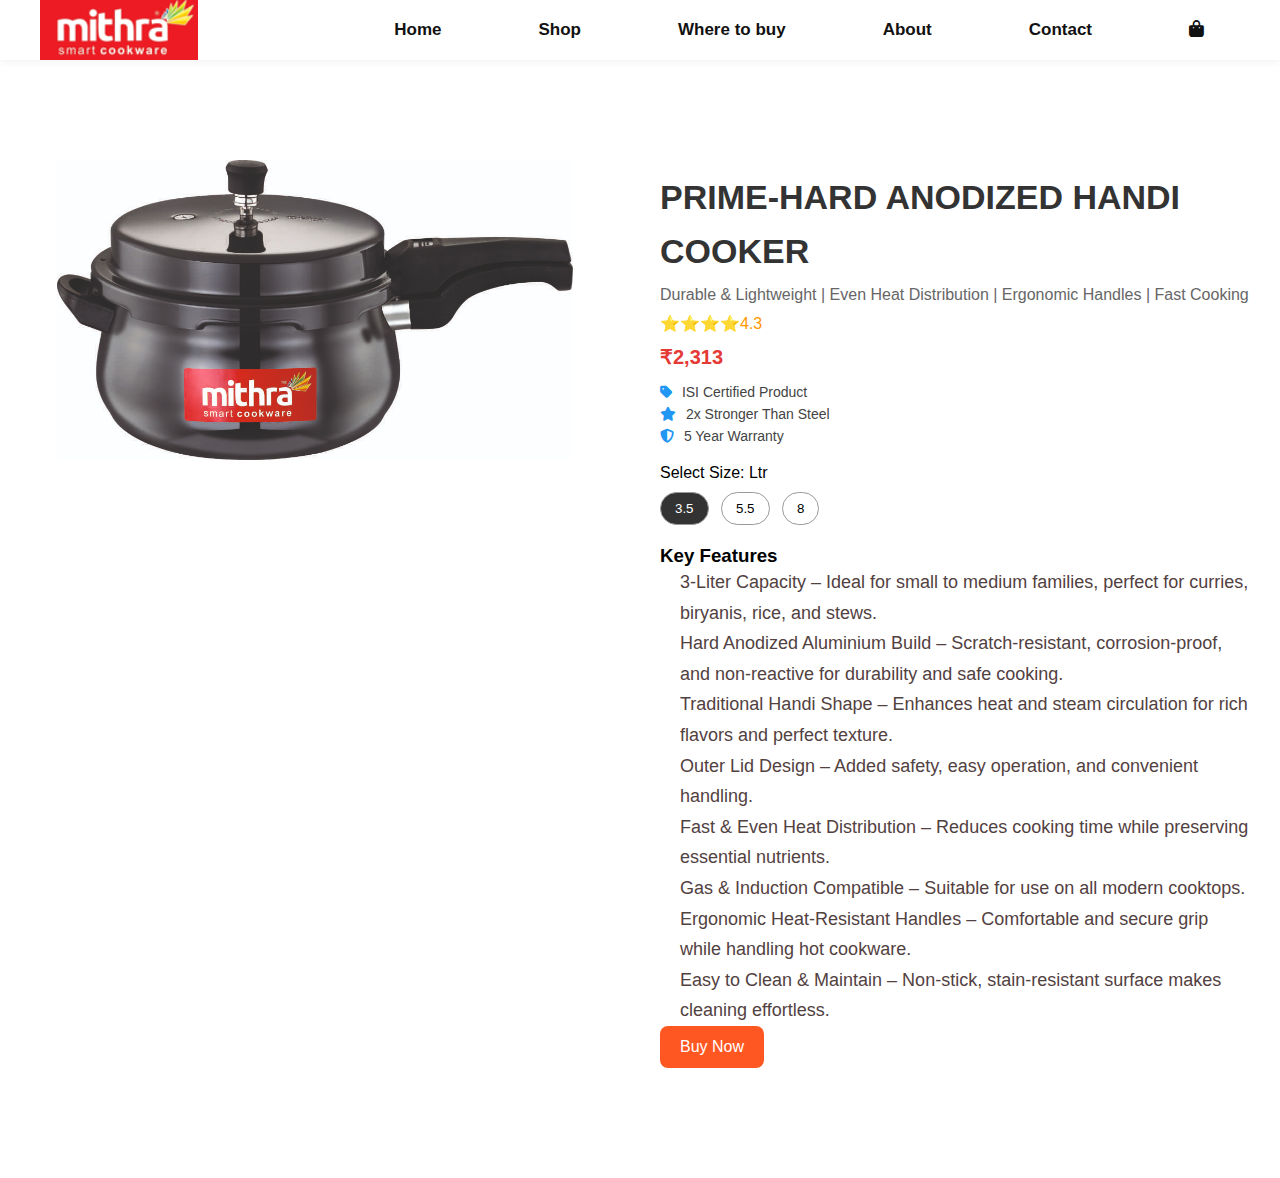
<file: shop-product-details/shop-p4.html>
<!DOCTYPE html>
<html lang="en">

<head>
    <meta charset="UTF-8">
    <meta name="viewport" content="width=device-width, initial-scale=1.0">
    <title>E-commerce</title>
    <link rel="shortcut icon" href="./image/design/logo.png" type="image/x-icon">
    <link rel="stylesheet" href="../style.css">

    <link rel="stylesheet" href="https://cdnjs.cloudflare.com/ajax/libs/font-awesome/6.4.0/css/all.min.css">

    <script src="../script.js"></script>

     <style>
    * {
      box-sizing: border-box;
      margin: 0;
      padding: 0;
    }


.product-card {
  height: 100%;
  width: 100%;
  max-width: none;
  border-radius: 0;
  box-shadow: none;
  display: flex;
  flex-wrap: wrap;
  background: white;
}
    .gallery {
      flex: 1;
      min-width: 300px;
      background: #fff;
      padding: 20px;
      text-align: center;
    }

    .main-image {
      width: 100%;
      border-radius: 8px;
      overflow: hidden;
      background: #fff;
    }

    .main-image img {
      width: 100%;
      max-height: 300px;
      object-fit: contain;
      transition: opacity 0.3s ease-in-out;
    }

    .thumbnail-scroll {
      display: flex;
      gap: 10px;
      overflow-x: auto;
      margin-top: 15px;
      padding-bottom: 5px;
      scrollbar-width: none;
    }

    .thumbnail-scroll::-webkit-scrollbar {
      display: none;
    }

    .thumb {
      height: 60px;
      cursor: pointer;
      border-radius: 6px;
      transition: transform 0.2s, border 0.2s;
      border: 2px solid transparent;
    }

    .thumb:hover {
      transform: scale(1.05);
      border-color: #666;
    }

    .thumb.active {
      border-color: #ff5722;
    }

    .product-details {
      flex: 1;
      padding: 30px;
      min-width: 300px;
    }

    .product-details h2 {
      font-size: 34px;
      color: #333;
      margin-bottom: 8px;
    }

    .subtitle {
      color: #666;
      margin-bottom: 10px;
    }

    .rating {
      color: #ff9800;
      margin-bottom: 12px;
    }

    .reviews {
      color: #555;
      font-size: 14px;
      margin-left: 5px;
    }

    .price-section {
      display: flex;
      align-items: center;
      font-size: 20px;
      margin-bottom: 15px;
    }

    .price {
      color: #e53935;
      font-weight: bold;
      margin-right: 10px;
    }

    .old-price {
      text-decoration: line-through;
      color: #888;
      margin-right: 10px;
    }

    .discount {
      color: #388e3c;
      font-weight: 600;
    }

    .offers div {
      margin-bottom: 6px;
      font-size: 14px;
      color: #444;
    }

    .offers i {
      margin-right: 6px;
      color: #2196f3;
    }

    .size-select {
      margin-top: 20px;
      margin-bottom: 20px;
    }

    .sizes {
      margin-top: 10px;
    }

    .size-btn {
      padding: 8px 14px;
      margin-right: 8px;
      border: 1px solid #999;
      background: white;
      border-radius: 20px;
      cursor: pointer;
      transition: all 0.2s ease;
    }

    .size-btn.active,
    .size-btn:hover {
      background: #333;
      color: white;
    }

    .buy-btn {
      padding: 12px 20px;
      background: #ff5722;
      color: white;
      border: none;
      font-size: 16px;
      border-radius: 8px;
      cursor: pointer;
      transition: background 0.3s ease;
    }

    .buy-btn:hover {
      background: #e64a19;
    }

    @keyframes fadeIn {
      from { opacity: 0; transform: translateY(20px); }
      to { opacity: 1; transform: translateY(0); }
    }

    @media (max-width: 768px) {
      .product-card {
        flex-direction: column;
      }
      .product-details, .gallery {
        padding: 20px;
      }
    }
  </style>
    <link rel="stylesheet" href="https://cdnjs.cloudflare.com/ajax/libs/font-awesome/6.4.0/css/all.min.css">
</head>

<body class="body1" id="body1">

     <section id="header">
        <a href="../index.html"><img src="../image/design/mithra-logo.png" alt="Mithra Logo" class="logo"></a>
        <nav>
            <ul id="navbar">
                <li><a href="../index.html">Home</a></li>
                <li><a href="../shop.html">Shop</a></li>
                <li><a href="../Branches.html">Where to buy</a></li>
                <li><a href="../about.html">About</a></li>
                <li><a href="../contact.html">Contact</a></li>
                <li id="lg-bag"><a href=""><i class="fa fa-shopping-bag"></i></a></li>
                <a href="#" id="close"><i class="far fa-times"></i></a>
            </ul>
        </nav>
        <div id="mobile">
            <a href="cart.html"><i class="far fa-shopping-bag"></i></a>
            <i id="bar" class="fas fa-outdent"></i>
        </div>
   </section>
   
       <!--Page-Header-->
    <section id="page-header-1" class="about-header">
       <h2 ></h2>
    </section>


     <!--main Layout Ends-->

    <section id="shop-p1" class="shop-p1">
        

          <div class="square-container">
         <div class="product-card">
    <div class="gallery">
      <div class="main-image">
        <img id="mainDisplay" src="../image/item-img/4.jpg" alt="Main Image" />
      </div>
     
    </div>

    <div class="product-details">
      <h2>PRIME-HARD ANODIZED HANDI COOKER</h2>
      <p class="subtitle">Durable & Lightweight | Even Heat Distribution | Ergonomic Handles | Fast Cooking</p>
      <div class="rating">
        <span>⭐⭐⭐⭐4.3</span>
      </div>

      <div class="price-section">
        <span class="price">₹2,313</span>
      
      </div>

      <div class="offers">
        <div><i class="fa fa-tag"></i> ISI Certified Product</div>
        <div><i class="fa fa-star"></i> 2x Stronger Than Steel</div>
        <div><i class="fa fa-shield-alt"></i> 5 Year Warranty</div>
      </div>

      <div class="size-select">
        <label>Select Size: Ltr</label>
        <div class="sizes">
          <button class="size-btn active" data-price="1620">3.5</button>
          <button class="size-btn" data-price="1915">5.5</button>
          <button class="size-btn" data-price="2313">8 </button>
        </div>
      </div>

        <h3>Key Features</h3>
          <ul style="padding-left: 20px; font-size: 18px; color: #524141; line-height: 1.7;">
           <li>3-Liter Capacity – Ideal for small to medium families, perfect for curries, biryanis, rice, and stews.</li>
           <li>Hard Anodized Aluminium Build – Scratch-resistant, corrosion-proof, and non-reactive for durability and safe cooking.</li>
           <li>Traditional Handi Shape – Enhances heat and steam circulation for rich flavors and perfect texture.</li>
           <li>Outer Lid Design – Added safety, easy operation, and convenient handling.</li>
           <li>Fast & Even Heat Distribution – Reduces cooking time while preserving essential nutrients.</li>
           <li>Gas & Induction Compatible – Suitable for use on all modern cooktops.</li>
           <li>Ergonomic Heat-Resistant Handles – Comfortable and secure grip while handling hot cookware.</li>
           <li>Easy to Clean & Maintain – Non-stick, stain-resistant surface makes cleaning effortless.</li>
          </ul>

      <button class="buy-btn">Buy Now</button>
    </div>
  </div>

  </div>
        </div>
    </section>

    <!-- footer -->
       <footer>

       <div class="copyright">
            <p>©2025 Copyright</p>
    </div>
</footer>
 

   


  <script>
    const thumbnails = document.querySelectorAll('.thumb');
    const mainDisplay = document.getElementById('mainDisplay');
    const sizeButtons = document.querySelectorAll('.size-btn');
    const priceText = document.querySelector('.price');

    thumbnails.forEach(thumb => {
      thumb.addEventListener('click', () => {
        mainDisplay.src = thumb.src;
        thumbnails.forEach(t => t.classList.remove('active'));
        thumb.classList.add('active');
      });
    });

    sizeButtons.forEach(btn => {
      btn.addEventListener('click', () => {
        sizeButtons.forEach(b => b.classList.remove('active'));
        btn.classList.add('active');
        const newPrice = btn.dataset.price;
        priceText.textContent = `₹${newPrice}`;
      });
    });


     const thumbs = document.querySelectorAll('.thumb');
    const mainImage = document.getElementById('mainImage');

    thumbs.forEach((thumb) => {
      thumb.addEventListener('click', () => {
        thumbs.forEach(t => t.classList.remove('active'));
        thumb.classList.add('active');
        mainImage.src = thumb.src;
      });
    });

    // Add click event to size buttons
    sizeButtons.forEach((btn) => {
      btn.addEventListener('click', () => {
        sizeButtons.forEach(b => b.classList.remove('active'));
        btn.classList.add('active');
      });
    });
  </script>
</body>

</html>
</file>
<file: style.css>
*{
    margin: 0;
    padding: 0;
    box-sizing: border-box;
    font-family: 'Spartan',sans-serif;
}
.logo{
    height: 70px;
    width: 134px;
    display: block;
    margin-right: 30px;
    transition: 0.3s ease;
    cursor: pointer;   
    

}



/* Heading styles */



h1{
    font-size: 50px;
    line-height: 64px;
    color: #222;
}
h2{
    font-size: 46px;
    line-height: 54px;
    color: #222;
}
h4{
    font-size: 20px;
    color: #222;
}
body{
    width: 100%;
}
#header{
 display: flex;
 align-items: center;
 justify-content: space-between;
 padding: 20px 80px;
 box-shadow: 0 5px 15px rgba(0, 0, 0, 0.06);
 background: #414343;
 z-index: 999;
}
#navbar{
 display: flex;
 align-items: center;
 justify-content: center;
 
}
#navbar li{
  list-style: none;
    padding: 0 20px;
    position: relative;
}
#navbar li a{
    font-size: 16px;
    font-weight: 400;
    color: #cdbcbc;
    transition: 0.3s ease;
    text-decoration: none;
}
#navbar li a:hover,
#navbar li a.active{
    color: #088178;
}
#navbar li a.active::after,
#navbar li a:hover::after{
    content: "";
    width: 30%;
    height: 2px;
    background: #088178;
    position: absolute;
    bottom: -8px;
    left: 35%;

}
#mobile{
display: flex;
align-items: center;
}

li{
    list-style-type: none;
}


.hero h2{
     text-align: left;
    margin: 0;
    font-size: 50px;
    line-height: 50px;
    padding: 100px 10px 20px 0;
}
.hero button{
    background-image: url("image/button.png");
    background-color: transparent;
    color:#088178;
    border: 0;
    padding: 14px 80px 14px 65px;
    background-repeat: no-repeat;
    cursor: pointer;
    font-weight: 700;
    font-size: 15px;
}
.hero {
    position: relative;
    width: 100%;
    height: 100vh;
    min-height: 500px;
    display: flex;
    flex-direction: column;

    align-items: flex-start;
    text-align: left;
    overflow: hidden;
    margin: 0;
    padding: 0 8vw;
    background: none; /* Remove background-image if set in CSS */
}
.hero img {
    position: absolute;
    top: 0;
    left: 0;
    width: 100vw;
    height: 100vh;
    object-fit: cover;   /* Changed from cover to contain */
    background: #fffefe;      /* Or any color matching your design */
    z-index: 0;
    pointer-events: none;
    user-select: none;
}
.hero h2,
.hero h1,
.hero button,
.hero h4 {
    position: relative;
    z-index: 1;
}
#feature{
    display: flex;
    align-items: center;
    justify-content: space-between;
    flex-wrap: wrap;
    margin: 20px 69px;
}
.section-p1{
     margin: 20px 69px;
}

.copyright{
    width: 100%;
    height: 60px;
    color: #fff;
    padding: 40px 0;
    text-align: center;
}
#feature .fe-box{
    width: 180px;
    text-align: center;
    padding: 25px 15px;
    box-shadow: 20px 20px 34px rgba(0, 0, 0, 0.0.03);
    border: 1px solid #cce7d0;
    margin: 15px 0;
}
#feature .fe-box:hover{
    box-shadow: 10px 10px 54px rgba(70, 62, 221, 0.1);
}
#feature .fe-box img{
    width: 100%;
    margin-bottom: 10px;
}
#feature .fe-box h6{
  display: inline-block;
  padding:9px 8px 6px 8px;
  line-height: 1;
  border-radius: 4px;
  color: #088178;
  background-color: #fddde4;
}
#feature .fe-box:nth-child(2) h6{
    background-color: #cdebbc;
}
#feature .fe-box:nth-child(3) h6{
    background-color: #d1e8f2;
}
#feature .fe-box:nth-child(4) h6{
    background-color: #cdd4f8;
}
#feature .fe-box:nth-child(5) h6{
    background-color: #f6dbf6;
}
#feature .fe-box:nth-child(6) h6{
    background-color: #fff2e5;
}

/* product-list */
#product-list{
  text-align: center;
}
#product-list .pro-container{
    display: flex;
    justify-content: space-between;
    padding-top: 20px;
    flex-wrap: wrap;
}
#product-list .pro{
 width: 23%;   
 min-width: 250px;
 padding: 10px 12px;
 border: 1px solid #cce7d0;
 cursor: pointer;
 box-shadow: 20px 20px 30px rgba(0, 0, 0, 0.02);
 margin: 15px 0;
 transition: 0.2s ease;
 position: relative;
 border-radius: 10px;
 background: #fff;
}

#product-list .pro:hover{
 box-shadow: 20px 20px 30px rgba(0, 0, 0, 0.06);
}
#product-list .pro img{
    width: 100%;
    border-radius: 20px;
}
#product-list .pro .des{
    text-align: start;
    padding: 10px 0;
}
#product-list .pro .des span{
    color: #606063;
    font-size: 12px;
}
#product-list .pro .des h5{
    padding-top: 7px;
    color: #606063;
    font-size: 14px;
}
#product-list .pro .des i{
    font-size: 12px;
    color: rgb(243, 181, 25)
}
#product-list .pro .des h4{
   padding-top:7px;
   font-size: 15px;
   font-weight: 700;
   color:#088178;
}
#product-list .pro .fa-shopping-cart{
    width: 40px;
    height: 40px;
    line-height: 40px;
    border-radius: 50px;
    background-color: #e8f6ea;
    font-weight: 500;
    color:#088178;
    border: 1px solid #cce7d0;
    position: absolute;
    bottom: 20px;
    right:10px; 
}
 

/* product-list 2*/

#product-list2{


text-align: center;

padding: 40px 0;
}
#product-list2 h2{
    font-size: 45px;
    color: #222;
    padding-bottom: 40px;
    text-transform: uppercase;
}




 

  

#product-list2 .pro-container{
    display: flex;
    flex-wrap: wrap;
    justify-content: center;
    gap: 42px 34px;
}
#product-list2 .pro{
 width: 23%;   
 min-width: 250px;
 padding: 10px 12px;
 border: 1px solid #cce7d0;
 cursor: pointer;
 box-shadow: 20px 20px 30px rgba(0, 0, 0, 0.02);
 margin: 15px 0;
 transition: 0.2s ease;
 position: relative;
 border-radius: 10px;
 background: #fff;
 display: flex;
 flex-direction: column;
 align-items: center;
}

#product-list2 .pro:hover{
 box-shadow: 20px 20px 30px rgba(0, 0, 0, 0.06);
}
#product-list2 .pro img{
    width: 100%;
    border-radius: 20px;
}
#product-list2 .pro .des{
    text-align: start;
    padding: 10px 0;
}
#product-list2 .pro .des span{
    color: #606063;
    font-size: 12px;
}
#product-list2 .pro .des h5{
    padding-top: 7px;
    color: #606063;
    font-size: 14px;
}
#product-list2 .pro .des i{
    font-size: 12px;
    color: rgb(243, 181, 25)
}
#product-list2 .pro .des h4{
   padding-top:7px;
   font-size: 15px;
   font-weight: 700;
   color:#088178;
}
#product-list2 .pro .fa-shopping-cart{
    width: 40px;
    height: 40px;
    line-height: 40px;
    border-radius: 50px;
    background-color: #e8f6ea;
    font-weight: 500;
    color:#088178;
    border: 1px solid #cce7d0;
    position: absolute;
    bottom: 20px;
    right:10px; 
}
/* Banner */

#banner{
    width: 100%;
    height: 40vh;
    background-size:cover;
    object-fit: cover;
    display: flex;
   flex-direction: column;
   justify-content: center;
   align-items: center;
   text-align: center;
   background-image: url(./image/design/bg13.jpg);
}
#banner h2{
    color: #fff2e5;
    font-size: 30px;
    padding: 10px 0;
}
#banner h4{
    color: white;
}
#banner h2 span{
    color: #ef3636;
}
#banner button{
    padding: 10px 10px;
    border-radius: 3px;
    outline: none;
    border: none;
}
#banner button:hover{
 background-color: #088178;
 color: #fff2e5;
}

/* SM-BANNER */
#sm-banner{
    display: flex;
    justify-content: space-between;
    flex-wrap: wrap;
}
#sm-banner .banner-box{
  display: flex;
  flex-direction: column;
  justify-content: center;
  align-items: center;
  min-width: 646px;
  background-size: cover;
  background-position: center;
   padding: 30px;
   background-image: url(./image/design/pd-1.jpg);
}
#sm-banner .banner-box-2{
     background-image: url(./image/design/pd-2.webp);
}
#sm-banner h4{
 color: #fff;
 font-size: 20px;
 font-weight: 300;
}
#sm-banner h2{
 color: #fff;
 font-size: 28px;
 font-weight: 800;
}
#sm-banner span{
 color: #fff;
 font-size: 14px;
 font-weight: 500;
 padding-bottom: 15px;
}
 button.white{
 font-size:13px;
 font-weight: 600;
 padding: 11px 18px;
 color: #fff;
 background-color: transparent;
 cursor:pointer;
 border: 1px solid #fff;
 outline: none;
 transition: 0.2s;
}
button.white:hover{
    background-color: #088178;
}


#banner3 .banner-box{
    display: flex; 
    flex-direction: column; 
    align-items: flex-start;
    background-image: url(./image/design/pd-3.avif);
    min-width: 427px;
    height: 33vh;
    background-size: cover;
    background-position:center ;
    padding: 20px;
    margin-bottom: 20px;
    margin-top: 10px;
}

#banner3 .banner-box2{
     background-image: url(./image/design/pd-4.avif);
}
#banner3 .banner-box3{
     background-image: url(./image/design/pd-5.avif);
     width: 20%;
}
#banner3 h2{
    color: #fff;
    font-weight: 900;
    font-size: 22px;
     padding-top: 3em;
}
#banner3 h3{
    color: #ec544e;
     font-weight: 800;
    font-size: 22px; 
}
.flex{
    display: flex;
    flex-wrap: wrap;
    gap: 10px;
}


/* newsletter */
#newsletter{
    display: flex;
    justify-content: space-between;
    flex-wrap: wrap;
    align-items: center;
    background-image: url("./image/design/bg14.jpg");
    background-repeat: no-repeat;
    background-position: center;
    background-size: cover;
    width: 100%;
    padding: 40px 70px; 
    background-color: #041e42;
    height: 30vh;
    padding-top:40px;
}
#newletter,h4{
    font-size: 22px;
    font-weight: 700;
    color: #fff;
    margin-left: 70px;
    padding-bottom: 15px;  
}
#newsletter p{ 
    font-size: 14px;
    font-weight: 600;
    color: #f7f9fb;
    margin-left: 70px;
}
#newsletter span {
  color: #ffbd27;
}
#newsletter input{
    height: 3.125rem;
    padding: 0 1.25em;
    font-size: 14px;
    width: 100%;
    border: 1px solid transparent;
    border-radius: 4px;
    outline: none;
    border-top-right-radius: 0;
    border-bottom-right-radius: 0;
}
#newsletter .form{
    display: flex;
    gap: 5px;
    width: 40%;
}
#newsletter button{
    background-color: #d10808;
    color: #fff;
    white-space: nowrap;
    padding: 10px 20px;
    margin-right: 64px;
}




#mobile{
    display: none;
    align-items: center;
}


/* Product 2 expanding feature */

.pro-container-2 {
  display: flex;
  flex-wrap: wrap;
  gap: 20px;
  justify-content: center;
}

.pro {
  position: relative;
  width: 250px;
  padding: 16px;
  background: #fff;
  border-radius: 10px;
  box-shadow: 0 4px 12px rgba(0,0,0,0.1);
  transition: transform 0.3s ease;
  cursor: pointer;
  overflow: visible;
}

.pro:hover {
  transform: scale(1.05);
  z-index: 2;
}


.pro img {
  width: 100%;
  height: auto;
  border-radius: 10px;
}   
/* Cart Page */







/* Shop-Page */
#page-header{
   background-image: url("./image/design/bg15.jpg");
   width: 100%;
   height: 40vh;
   background-size: cover;
   display: flex;
   justify-content: center;
   text-align: center;
   flex-direction: column;
   padding: 14px;
}
#page-header h2,
#page-header p{
 color: #fff;
}

#pagination{
 text-align: center;
}
#pagination a{
    text-decoration: none;
    background-color: #088178;
    padding: 15px 20px;
    border-radius: 4px;
    color: white;
    font-weight: 600;
}
#pagination a i{
  font-size: 16px;  
  font-weight: 600;
}
/* fixide-- not*/


/* SINGLE-PODUCT */
#prodetails{
    display: flex;
    margin-top: 20px;
}
 #prodetails .single-pro-image{
 width: 40%; 
  margin-right: 50px;
} 
.small-img-group {
  display: flex;
  justify-content: space-between; 
  /* align-items: center; */
}
.small-img-col {
   flex-basis: 24%;  
   cursor: pointer;
}
 
#prodetails .single-pro-details{
    width: 50%;
    padding-top: 30px;
} 
#prodetails .single-pro-details h4{
    padding: 40px 0px 20px 0px;
}
#prodetails .single-pro-details h2{
    font-size: 26px;
}
#prodetails .single-pro-details select{
    display: block;
    padding: 5px 10px;
    margin-bottom: 10px;
}
#prodetails .single-pro-details input{
    width: 50px;
    height: 47px;
    padding-left: 10px;
    font-size: 16px;
    margin-right: 10px;
}
#prodetails .single-pro-details input:focus{
  outline: none;
}
#prodetails .single-pro-details button{
    background-color: #088178;
    color: #fff;
    padding: 13px 10px;
    outline: none;
    border: none;
    border-radius: 2px;
}
#prodetails .single-pro-details button:active{
    border: 2px solid lightskyblue;
      border-radius: 5px;
}
#prodetails .single-pro-details span{
    line-height: 25px;
}




/* About Page */
#page-header.about-header{
    background-image: url(./image/design/bg15.jpg);
}
#about-head{
    display: flex;
    align-items: center;
}
#about-head img{
    width: 580px;
    max-width: 90%;
    height: auto;
    border-radius: 18px;
    box-shadow: 0 4px 24px rgba(8,129,120,0.10);
    margin-bottom: 20px;
    object-fit: cover;
}
#about-head div{
    padding-left: 40px;
}





/* Contact Page */
#contact-detais{
    display: flex;
    align-items: center;
    justify-content: space-between;
}
#contact-detais .details{
    width: 40%;
}
#contact-detais .details span,
#from-details form span{
    font-size: 12px;
}
#contact-details .details h2,
#form-details form h2{
    font-size: 26px;
    line-height: 35px;
    padding: 20px 0;
}
#contact-detais .details h3{
    font-size: 16px;
   padding-bottom: 15px;
}
#contact-detais .details li{
   list-style-type: none;
   display: flex;
   padding: 10px 0;
}
#contact-detais .details li i{
   font-size: 14px;
   padding-right: 22px;
}
#contact-detais .details li p{
    margin: 0;
    font-size: 14px;
}
#contact-detais .map{
   width: 55%;
   height: 400px;
}
#contact-details .map iframe{
   width: 100%;
   height: 100%;
}
#form-details{
    display: flex;
      justify-content: space-between;
     margin: 30px;
    padding: 80px;
     border: 1px solid #e1e1e1;
}
#form-details form{
    width: 65%;
    display: flex;
    flex-direction: column;
    align-items: flex-start;
}
#form-details form input,
#form-details form textarea{
    width: 100%;
    padding: 12px 15px;
    outline: none;
    margin-bottom: 20px;
    border: 1px solid #e1e1e1;
}
#form-details form button{
    background-color: #088178;
    color: #fff;
    padding:10px 12px ;
    outline: none;
    border: none;
    border-radius: 2px;
}
#form-details form button:active{
    color: #000;
    background-color: #088178;
}
#form-details .people div{
   padding-bottom: 25px;
   display: flex;
   align-items: flex-start;
}
#form-details .people div img{
   width: 65px;
   height: 65px;
   object-fit: cover;
   margin-right: 15px;
}
#form-details .people div p{
  margin: 0;
  font-size: 13px;
  line-height: 25px;
}
#form-details .people div p span{
    display: block;
    font-size: 16px;
    font-weight: 600;
    color: #000;

}
/* Start Media Query */
.section-p1{
    padding: 40px 40px;
}
/* Cart Page */
#cart{
    overflow-x: auto;
}
#cart table{
    width: 100%;
    border-collapse: collapse;
    table-layout: fixed;
    word-spacing: nowrap;
}
#cart table img{
    width: 70px;
}
#cart table td:nth-child(1){
width: 100px;
text-align: center;
}
#cart table td:nth-child(2){
width: 150px;
text-align: center;
}
#cart table td:nth-child(3){
width: 250px;
text-align: center;
}
#cart table td:nth-child(4),
#cart table td:nth-child(5),
#cart table td:nth-child(6){
width: 150px;
text-align: center;
}
#cart table td:nth-child(5) input{
    width: 70px;
    padding: 10px 5px 10px 15px;
}
#cart table thead{
  border: 1px solid #e2e9e1;
  border-left: none;
  border-right: none;
}
#cart table thead td{
  font-weight: 700;
  text-transform: uppercase;
  font-size: 13px;
  padding: 18px 0;
}
#cart table thead tr td{
 padding-top: 15px;
}
#cart table thead td{
 font-size: 13px;
}
#card-add{
    display: flex;
    justify-content: space-between; 
    flex-wrap: wrap;  
}
#coupon{
  width: 50%;
  margin-bottom: 30px;
}
#coupon h3,
#subtotal h3{
  padding-bottom: 15px;
}
#coupon input{
   padding: 10px 20px;
   outline: none;
   width: 60%;
   margin-right: 10px;
   border: 1px solid #e2e9e1;
}
#coupon button,
#subtotal button{
   background-color: #088178;
   color: #fff;
   padding: 10px 20px;
   border: none;
   border-radius: 2px;
}
#coupon button:active,
#subtotal button:active{
    color: #088178;
    background-color:#000;
}
#subtotal{
    width: 50%;
    margin-bottom: 30px;
    border: 1px solid #e2e9e1;
    padding: 30px;
}
#subtotal table{
  border-collapse: collapse;
  width: 100%;
  margin-bottom: 20px;
}
#subtotal table td{
    width: 50%;
    border: 1px solid #e2e9e1;
    padding: 10px;
    font-size: 13px;
}

@media (max-width:799px) {
 #navbar{
    display: flex;
    align-items: flex-start;
    justify-content: center;
    flex-direction: column;
    position: fixed;
    top: 0px;
    right: -300px;
    height: 100px;
    width: -300px;
    background-color: #E3E6F3;
    box-shadow: 0 40px 60px rgba(0, 0, 0, 0.1);
    padding:80px 0 0 10px;
    transition: 0.3s;
 }
 #navbar.active{
    right: 0px;
 }
 #navbar li{
    margin-bottom: 25px;
 }
 #mobile{
display: flex;
align-items: center;
gap: 2px;
}
#mobile i{
    display: flex;
    align-items: center;
}
#close{
    display: initial;
    position: absolute;
    top: 30px;
    left: 30px;
    color: #222;
    font-size: 24px;
}
#lg-bag{
    display: none;
}
#hero{
    height: 70vh;
    padding: 0 80px;
    background-position: top 30% right 30%;
}
#feature {
   justify-content: center;
}
#feature .fe-box{
    margin: 15px 15px;
}
#product .pro-container{
     justify-content: center;
}
#product .pro{
    margin: 15px;
}
#banner{
    height: 20vh;
}
#sm-banner .banner-box{
    min-width: 100%;
    height: 30vh;
}
#banner3{
  padding: 0 40px;  
}
#banner3 .banner-box{
    width: 28%;
}
#newsletter .from{
    width: 70%;
}
 /* Contact Page */
 #form-details{
    padding: 40px;
 }
 #form-details{
    width: 50%;
 }
@media(max-width: 477px) {
    .section-p1{
        padding: 20px;
    }
    #header{
        padding: 10px 30px;
    }
    h1{
        font-size: 38px;
    }
    h2{
        font-size: 32px;
    }
    #hreo{
       padding: 0px 20px;
       background-position: 55% ;
    }
    #feature{
        padding: 0px 20px;
        background-position: 55%;
    }
    #feature .fe-box{
        width: 155px;
        margin: 0px 0px 15px 0px;
    }
    #product1 .pro{
        width: 100%;
    }
    #banner{
        height: 40vh;
    }
    #sm-banner .banner-box{
        height: 40vh;
    }
    #sm-banner .banner-box-2{
        margin-top: 20px;
    }
    #banner3{
        padding: 0px 20px;
    }
    #banner3 .banner-box{
        width: 100%;
    }
    #newsletter{
        padding: 40px 20px;
    }
    #newsletter .form{
        width: 100%;
    }
  
    /* Single Product */
    #prodetails{
        display: flex;
        flex-direction: column;
    }
    #prodetails .single-pro-image{
        width: 100%;
        margin-right: 0px;
    }
    #prodetails .single-pro-details{
        width: 100%;
    }
   
    /* About-head */
    #about-head{
      flex-direction: column;
    }
    #about-head img{
     width: 80%;
     height: 60vh;
     margin-bottom: 20px;
    }
    #about-head div{
        padding-left: 0px;
    }
    #about-app .video{
        width: 100%;

    }
    /* Contact Page */
    #contact-detais{
        flex-direction: column;
    }
    #contact-detais.details{
        width: 100%;
        margin-bottom: 30px;
    }
     #contact-detais.details .map{
        width: 100%;
     }
     #form-details form{
        margin: 10px;
        padding: 30px 10px;
        flex-wrap: wrap;
     }
     #form-details form{
        width: 100%;
        margin-bottom: 30px;
     }
     /* cart */
     #cart-add{
        flex-direction: column;
     }
     #coupon{
        width: 100%;
     }
     #subtotal{
        width: 100%;
        padding: 20px;
     }
}
}



/* Branches style */

  #page-header-1 {
        margin-top: 40px;;
        margin-bottom: 80px;
      }
#page-header-1 h2 {
        font-size: 40px;
        color: #d40303;
        text-align: center;
        margin-bottom: 20px;
      }
#branches {
        display: flex;
        flex-wrap: wrap;
        justify-content: center;
        gap: 20px;
        padding: 0 20px;
      }
#branches .branch {
        background: #fff;
        border-radius: 10px;
        box-shadow: 0 4px 12px rgba(0,0,0,0.1);
        width: 300px;
        padding: 20px;
        text-align: center;
        transition: transform 0.3s ease;
      }
#branches .branch:hover {
        transform: translateY(-5px);
      }
#branches .branch img {
        width: 100%;
        height: 180px;
        object-fit: cover;
        border-radius: 10px;
      }
#branches .branch h3 {
        font-size: 20px;
        color: #333;
        margin: 15px 0;
      }
#branches .branch p {
        font-size: 14px;
        color: #666;
        margin-bottom: 15px;
      }

       
    #box {
      margin-bottom: 60px;
      margin-left: 10px;
      margin-right: 10px;
      padding: 20px;
      

    }




  /* Navbar background and text color */
        #header {
            background: #fff;
            padding: 0 40px;
            display: flex;
            align-items: center;
            justify-content: space-between;
            box-shadow: 0 2px 8px rgba(0,0,0,0.05);
        }
        #header .logo {
            height: 60px;
            width: auto;
            display: block;
            margin-right: 30px;
        }
        #navbar {
            display: flex;
            align-items: center;
            background: transparent;
            gap: 25px;
        }
        #navbar li {
            list-style: none;
        }
        #navbar li a {
            color: #111;
            text-decoration: none;
            font-weight: 600;
            font-size: 17px;
            padding: 8px 16px;
            transition: color 0.2s;
        }
        #navbar li a.active,
        #navbar li a:hover {
            color: #007bff;
        }
        #navbar #close {
            display: none;
        }
.see-more-btn {
    display: inline-block;
    padding: 12px 36px;
    background: #c20303;
    color: #fff;
    border-radius: 25px;
    text-decoration: none;
    font-weight: 600;
    font-size: 18px;
    letter-spacing: 1px;
    box-shadow: 0 4px 16px rgba(8,129,120,0.08);
    transition: background 0.3s, color 0.3s, box-shadow 0.3s;
    margin-top: 10px;
}
.see-more-btn:hover {
    background: #055e4e;
    color: #fff;
    box-shadow: 0 6px 24px rgba(8,129,120,0.15);
}


/* Modal styles */
.modal {
    display: none;
    position: fixed;
    z-index: 1001;
    left: 0;
    top: 0;
    width: 100vw;
    height: 100vh;
    overflow: auto;
    background: rgba(0,0,0,0.45);
    justify-content: center;
    align-items: center;
}
.modal-content {
    background: #fff;
    margin: 5% auto;
    padding: 28px 20px 20px 20px;
    border-radius: 12px;
    max-width: 370px;
    width: 92%;
    box-shadow: 0 8px 32px rgba(8,129,120,0.18);
    position: relative;
    animation: modalIn 0.25s;
}
@keyframes modalIn {
    from { transform: translateY(-40px); opacity: 0; }
    to { transform: translateY(0); opacity: 1; }
}
.close-modal {
    position: absolute;
    top: 10px;
    right: 16px;
    font-size: 26px;
    color: #088178;
    cursor: pointer;
    font-weight: bold;
    transition: color 0.2s;
}
.close-modal:hover {
    color: #ffbd27;
}

/* Add to your style.css */
.close-detail-x:hover {
  color: #d10808;
  transition: color 0.2s;
}

/* Responsive styles */
@media (max-width: 768px) {
    #header {
        padding: 0 20px;
    }
    #navbar {
        flex-direction: column;
        position: absolute;
        top: 60px;
        right: -300px;
        width: 250px;
        background: #fff;
        box-shadow: 0 2px 8px rgba(0,0,0,0.05);
        transition: right 0.3s ease-in-out;
    }
    #navbar.active {
        right: 0;
    }
    #navbar li {
        margin-bottom: 10px;
    }
    #navbar #close {
        display: block;
        position: absolute;
        top: 10px;
        right: 10px;
        cursor: pointer;
    }
}

/* Modernistic social media icons on right side of footer */
.footer-social {
    position: absolute;
    right: 40px;
    bottom: 40px;
    display: flex;
    gap: 18px;
    z-index: 10;
}
.footer-social a {
    display: flex;
    align-items: center;
    justify-content: center;
    background: #b80303;
    color: #fff;
    width: 42px;
    height: 42px;
    border-radius: 50%;
    font-size: 20px;
    transition: background 0.2s, color 0.2s, transform 0.2s;
    box-shadow: 0 2px 8px rgba(8,129,120,0.10);
    text-decoration: none;
}
.footer-social a:hover {
    background: #fff;
    color: #088178;
    transform: translateY(-4px) scale(1.08);
    box-shadow: 0 4px 16px rgba(8,129,120,0.18);
}
footer {
    position: relative;
}



html {
    scroll-behavior: smooth;
}





    .container {
      display: grid;
      grid-template-columns: repeat(3, 1fr); /* 3 columns */
      gap: 20px;
    }

    .box {
      background-color: white;
      border: 2px solid #ccc;
      border-radius: 8px;
      height: 150px;
      display: flex;
      align-items: center;
      justify-content: center;
      box-shadow: 0 2px 6px rgba(0,0,0,0.1);
      transition: transform 0.2s;
    }

    .box:hover {
      transform: scale(1.05);
    }









    /* shop page division */
</file>
